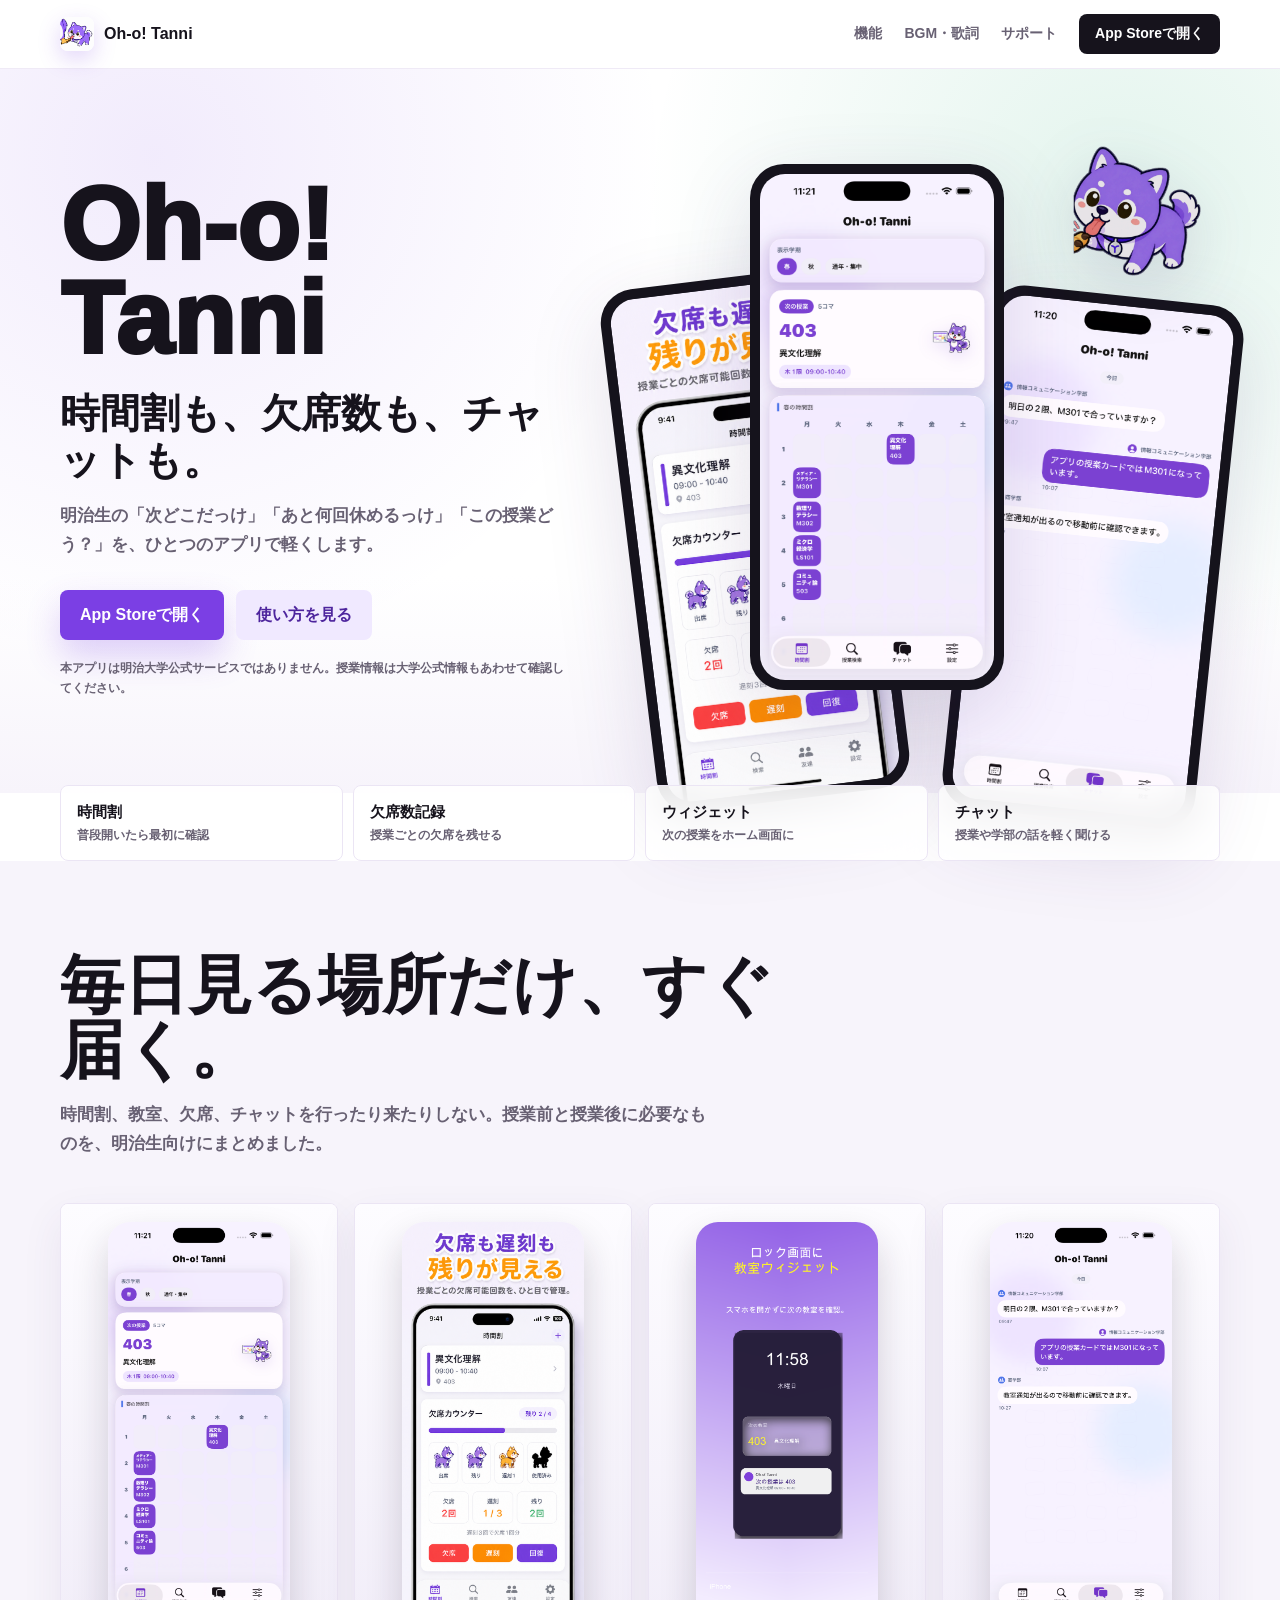
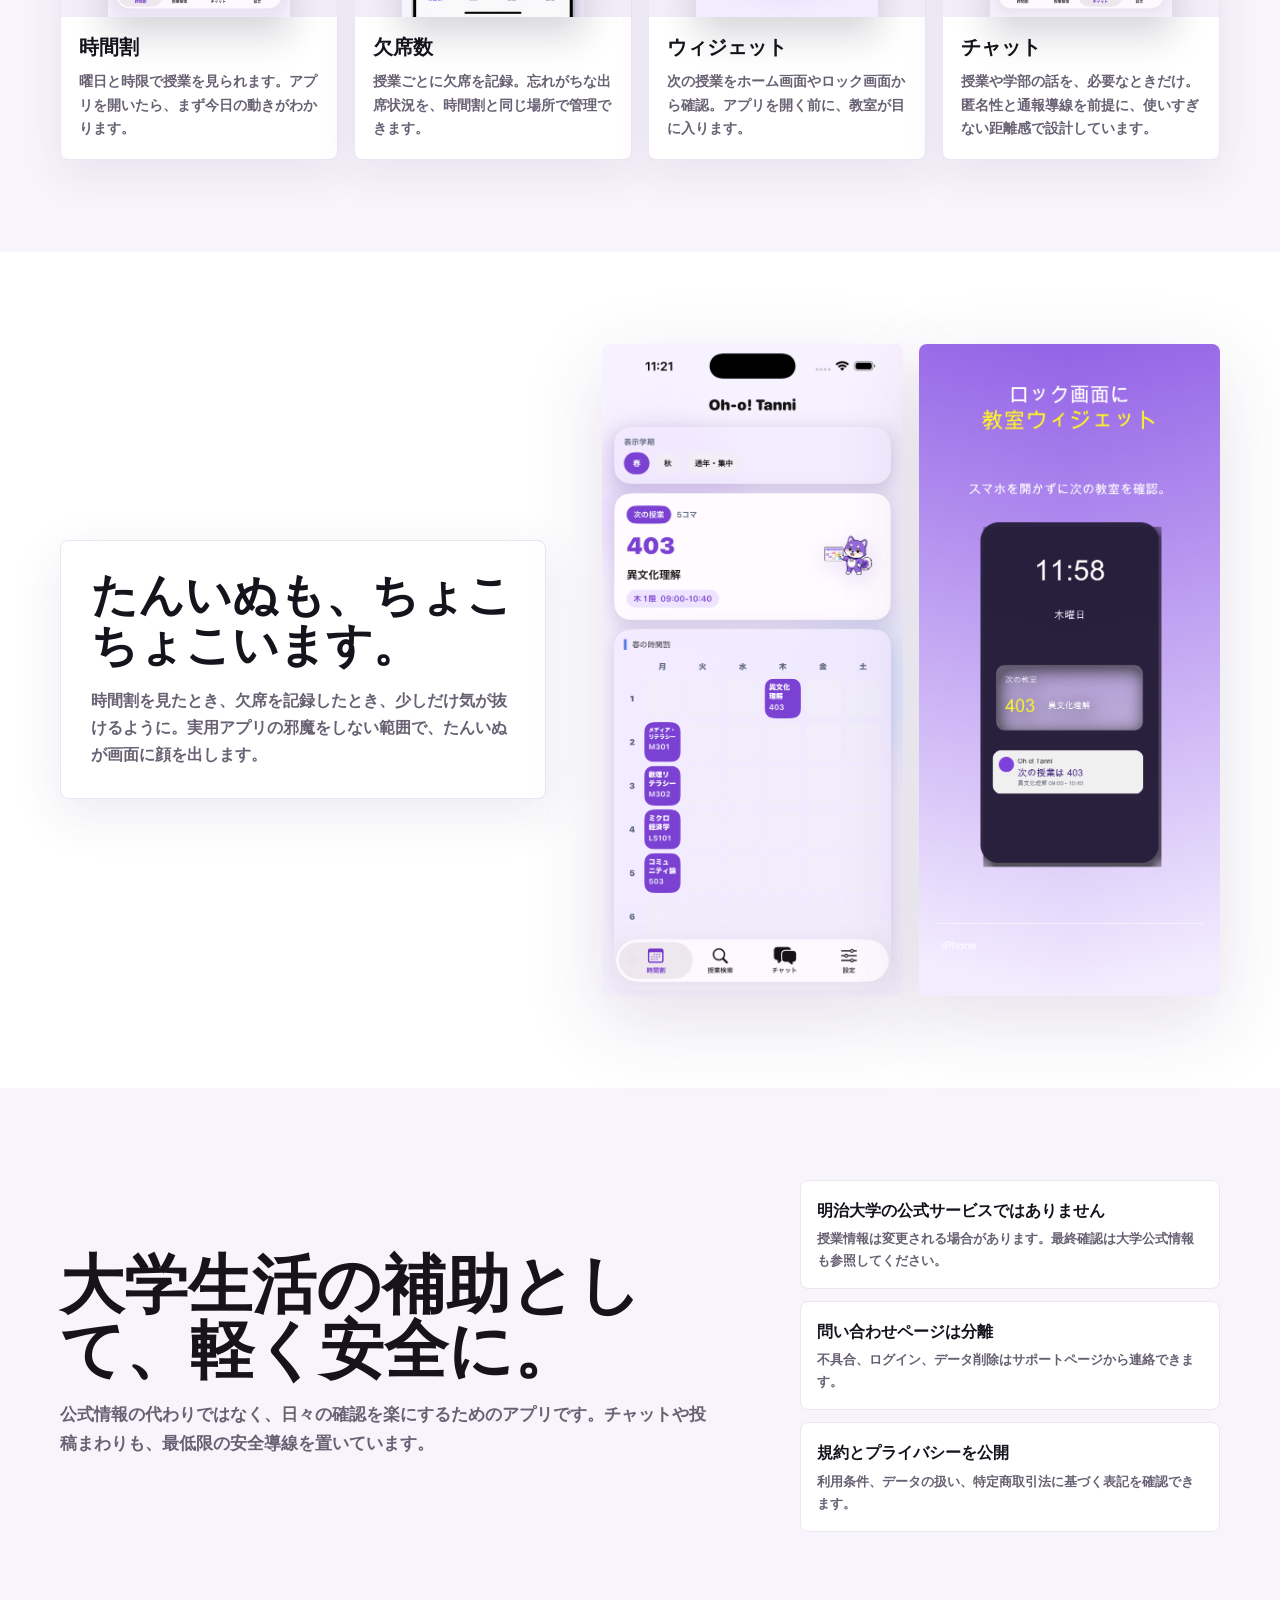
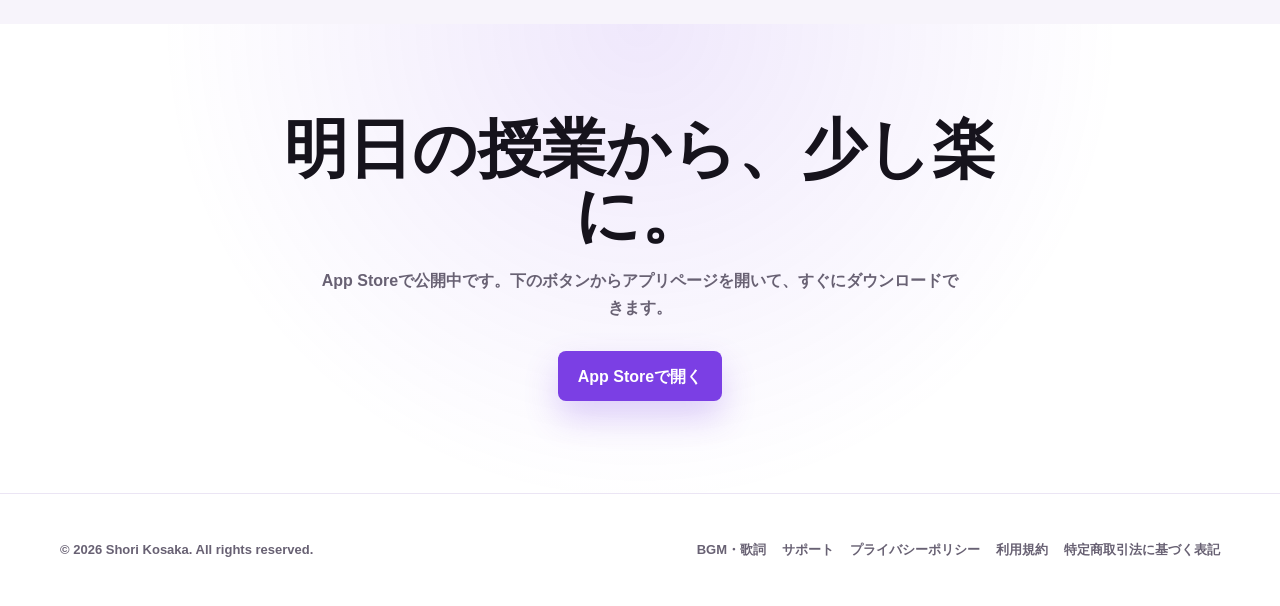
<file: index.html>
<!doctype html>
<html lang="ja">
<head>
  <meta charset="utf-8">
  <meta name="viewport" content="width=device-width, initial-scale=1">
  <title>Oh-o! Tanni | 明治生の時間割アプリ</title>
  <meta name="description" content="Oh-o! Tanni は、時間割、欠席数、ウィジェット、チャットをまとめて使える明治大学生向け iOS アプリです。">
  <meta property="og:site_name" content="Oh-o! Tanni">
  <meta property="og:title" content="Oh-o! Tanni | 明治生の時間割アプリ">
  <meta property="og:description" content="時間割も、欠席数も、チャットも。明治生の毎日を軽くする iOS アプリです。">
  <meta property="og:image" content="https://tanni.jp/assets/og-image.png">
  <meta property="og:type" content="website">
  <meta name="twitter:card" content="summary_large_image">
  <link rel="icon" href="assets/app-icon.png">
  <style>
    :root {
      color-scheme: light;
      --ink: #16131c;
      --muted: #686173;
      --soft: #f7f4fb;
      --line: #ebe5f4;
      --brand: #7b3fe4;
      --brand-dark: #4d249d;
      --green: #16a66a;
      --green-soft: #e8f8f1;
      --panel: #ffffff;
      --shadow: 0 24px 80px rgba(72, 45, 112, 0.15);
    }

    * {
      box-sizing: border-box;
    }

    html {
      scroll-behavior: smooth;
    }

    body {
      margin: 0;
      font-family: -apple-system, BlinkMacSystemFont, "Hiragino Sans", "Yu Gothic", "YuGothic", "Segoe UI", sans-serif;
      color: var(--ink);
      background: #fff;
      line-height: 1.7;
    }

    img {
      display: block;
      max-width: 100%;
    }

    a {
      color: inherit;
    }

    .site-header {
      position: sticky;
      top: 0;
      z-index: 20;
      background: rgba(255, 255, 255, 0.82);
      backdrop-filter: blur(22px);
      border-bottom: 1px solid rgba(235, 229, 244, 0.78);
    }

    .nav {
      width: min(1160px, calc(100% - 40px));
      min-height: 68px;
      margin: 0 auto;
      display: flex;
      align-items: center;
      justify-content: space-between;
      gap: 20px;
    }

    .brand {
      display: inline-flex;
      align-items: center;
      gap: 10px;
      text-decoration: none;
      font-weight: 900;
      letter-spacing: 0;
    }

    .brand img {
      width: 34px;
      height: 34px;
      border-radius: 8px;
      box-shadow: 0 8px 22px rgba(123, 63, 228, 0.22);
    }

    .nav-links {
      display: flex;
      align-items: center;
      gap: 22px;
      color: var(--muted);
      font-size: 14px;
      font-weight: 800;
    }

    .nav-links a {
      text-decoration: none;
    }

    .nav-cta {
      min-height: 40px;
      display: inline-flex;
      align-items: center;
      justify-content: center;
      padding: 0 16px;
      border-radius: 8px;
      color: #fff;
      background: var(--ink);
      text-decoration: none;
    }

    main {
      overflow: hidden;
    }

    .hero {
      min-height: calc(88vh - 68px);
      display: grid;
      align-items: center;
      padding: 72px 0 46px;
      background:
        linear-gradient(180deg, rgba(255, 255, 255, 0) 70%, var(--soft) 100%),
        radial-gradient(circle at 88% 18%, rgba(22, 166, 106, 0.12), transparent 30rem),
        radial-gradient(circle at 12% 12%, rgba(123, 63, 228, 0.10), transparent 32rem),
        #fff;
    }

    .hero-inner {
      width: min(1160px, calc(100% - 40px));
      margin: 0 auto;
      display: grid;
      grid-template-columns: minmax(0, 0.92fr) minmax(360px, 1.08fr);
      gap: 64px;
      align-items: center;
    }

    h1 {
      margin: 0;
      font-size: clamp(54px, 8vw, 104px);
      line-height: 0.92;
      letter-spacing: 0;
      font-weight: 950;
    }

    .hero-copy {
      margin: 24px 0 0;
      max-width: 620px;
      color: var(--ink);
      font-size: clamp(23px, 3.1vw, 42px);
      line-height: 1.18;
      font-weight: 950;
      letter-spacing: 0;
    }

    .hero-lead {
      margin: 18px 0 0;
      max-width: 560px;
      color: var(--muted);
      font-size: 17px;
      font-weight: 650;
    }

    .actions {
      display: flex;
      flex-wrap: wrap;
      gap: 12px;
      margin-top: 30px;
    }

    .button {
      min-height: 50px;
      display: inline-flex;
      align-items: center;
      justify-content: center;
      padding: 0 20px;
      border-radius: 8px;
      font-weight: 900;
      text-decoration: none;
      letter-spacing: 0;
    }

    .button.primary {
      color: #fff;
      background: var(--brand);
      box-shadow: 0 16px 34px rgba(123, 63, 228, 0.24);
    }

    .button.secondary {
      color: var(--brand-dark);
      background: #f0e9ff;
    }

    .button.disabled {
      color: #fff;
      background: #b5adbf;
      box-shadow: none;
      cursor: default;
    }

    .hero-note {
      margin-top: 18px;
      color: var(--muted);
      font-size: 12px;
      font-weight: 700;
    }

    .showcase {
      position: relative;
      min-height: 560px;
    }

    .dog {
      position: absolute;
      right: 8px;
      top: -28px;
      width: clamp(92px, 14vw, 150px);
      z-index: 4;
      filter: drop-shadow(0 18px 30px rgba(72, 45, 112, 0.14));
    }

    .phone-cluster {
      position: relative;
      height: 560px;
    }

    .phone {
      position: absolute;
      width: min(254px, 44vw);
      padding: 10px;
      border-radius: 34px;
      background: #15131c;
      box-shadow: var(--shadow);
    }

    .phone img {
      width: 100%;
      border-radius: 25px;
      aspect-ratio: 1284 / 2778;
      object-fit: cover;
    }

    .phone.main {
      left: 42%;
      top: 0;
      transform: translateX(-50%);
      z-index: 3;
    }

    .phone.left {
      left: 0;
      top: 112px;
      transform: rotate(-7deg);
      z-index: 2;
    }

    .phone.right {
      right: 0;
      top: 130px;
      transform: rotate(6deg);
      z-index: 1;
    }

    .quick-features {
      width: min(1160px, calc(100% - 40px));
      margin: -8px auto 0;
      display: grid;
      grid-template-columns: repeat(4, 1fr);
      gap: 10px;
      position: relative;
      z-index: 5;
    }

    .quick-feature {
      padding: 16px 16px 15px;
      border: 1px solid var(--line);
      border-radius: 8px;
      background: rgba(255, 255, 255, 0.86);
      backdrop-filter: blur(18px);
    }

    .quick-feature strong {
      display: block;
      font-size: 15px;
      line-height: 1.35;
      font-weight: 950;
    }

    .quick-feature span {
      display: block;
      margin-top: 4px;
      color: var(--muted);
      font-size: 12px;
      font-weight: 700;
      line-height: 1.55;
    }

    .section {
      padding: 92px 0;
    }

    .section.soft {
      background: var(--soft);
    }

    .section-inner {
      width: min(1160px, calc(100% - 40px));
      margin: 0 auto;
    }

    .section-title {
      margin: 0;
      max-width: 760px;
      font-size: clamp(34px, 5vw, 64px);
      line-height: 1.02;
      font-weight: 950;
      letter-spacing: 0;
    }

    .section-lead {
      margin: 18px 0 0;
      max-width: 660px;
      color: var(--muted);
      font-size: 17px;
      font-weight: 650;
    }

    .feature-grid {
      margin-top: 44px;
      display: grid;
      grid-template-columns: repeat(4, 1fr);
      gap: 16px;
    }

    .feature {
      display: grid;
      grid-template-rows: auto 1fr;
      min-height: 420px;
      border: 1px solid var(--line);
      border-radius: 8px;
      background: var(--panel);
      overflow: hidden;
      box-shadow: 0 16px 40px rgba(72, 45, 112, 0.08);
    }

    .feature-media {
      padding: 18px 18px 0;
      background: linear-gradient(180deg, #fdfcff, #f2eef9);
    }

    .feature-media img {
      width: min(186px, 76%);
      margin: 0 auto;
      border-radius: 22px 22px 0 0;
      box-shadow: 0 18px 36px rgba(33, 24, 47, 0.18);
    }

    .feature-body {
      padding: 18px;
    }

    .feature h3 {
      margin: 0;
      font-size: 20px;
      line-height: 1.25;
      font-weight: 950;
    }

    .feature p {
      margin: 10px 0 0;
      color: var(--muted);
      font-size: 14px;
      font-weight: 650;
    }

    .story {
      display: grid;
      grid-template-columns: minmax(0, 0.88fr) minmax(320px, 1.12fr);
      gap: 56px;
      align-items: center;
    }

    .story-panel {
      padding: 30px;
      border: 1px solid var(--line);
      border-radius: 8px;
      background: #fff;
      box-shadow: 0 16px 50px rgba(72, 45, 112, 0.10);
    }

    .story-panel h3 {
      margin: 0;
      font-size: clamp(28px, 4vw, 46px);
      line-height: 1.08;
      font-weight: 950;
      letter-spacing: 0;
    }

    .story-panel p {
      margin: 16px 0 0;
      color: var(--muted);
      font-size: 16px;
      font-weight: 650;
    }

    .wide-shot {
      display: grid;
      grid-template-columns: repeat(2, minmax(0, 1fr));
      gap: 16px;
    }

    .wide-shot img {
      border-radius: 8px;
      box-shadow: var(--shadow);
      background: #111;
    }

    .safety {
      display: grid;
      grid-template-columns: minmax(0, 1fr) minmax(280px, 420px);
      gap: 52px;
      align-items: center;
    }

    .safety-list {
      display: grid;
      gap: 12px;
    }

    .safety-item {
      padding: 16px;
      border: 1px solid var(--line);
      border-radius: 8px;
      background: #fff;
    }

    .safety-item strong {
      display: block;
      font-size: 16px;
      font-weight: 950;
    }

    .safety-item span {
      display: block;
      margin-top: 4px;
      color: var(--muted);
      font-size: 13px;
      font-weight: 650;
    }

    .download {
      text-align: center;
      background:
        radial-gradient(circle at 50% 0%, rgba(123, 63, 228, 0.12), transparent 30rem),
        #fff;
    }

    .download h2 {
      margin: 0 auto;
      max-width: 760px;
      font-size: clamp(34px, 5vw, 64px);
      line-height: 1.04;
      font-weight: 950;
      letter-spacing: 0;
    }

    .download p {
      margin: 18px auto 0;
      max-width: 640px;
      color: var(--muted);
      font-size: 16px;
      font-weight: 650;
    }

    .download .actions {
      justify-content: center;
    }

    footer {
      border-top: 1px solid var(--line);
      background: #fff;
    }

    .footer-inner {
      width: min(1160px, calc(100% - 40px));
      min-height: 112px;
      margin: 0 auto;
      display: flex;
      align-items: center;
      justify-content: space-between;
      gap: 24px;
      color: var(--muted);
      font-size: 13px;
      font-weight: 700;
    }

    .footer-links {
      display: flex;
      flex-wrap: wrap;
      gap: 16px;
    }

    .footer-links a {
      color: var(--muted);
      text-decoration: none;
    }

    @media (max-width: 980px) {
      .hero-inner,
      .story,
      .safety {
        grid-template-columns: 1fr;
      }

      .showcase {
        min-height: 520px;
      }

      .phone-cluster {
        max-width: 640px;
        height: 520px;
        margin: 0 auto;
      }

      .quick-features,
      .feature-grid {
        grid-template-columns: repeat(2, 1fr);
      }
    }

    @media (max-width: 680px) {
      .nav {
        width: min(100% - 28px, 1160px);
      }

      .nav-links a:not(.nav-cta) {
        display: none;
      }

      .hero {
        min-height: auto;
        padding: 54px 0 34px;
      }

      .hero-inner,
      .section-inner,
      .quick-features,
      .footer-inner {
        width: min(100% - 28px, 1160px);
      }

      .hero-inner {
        gap: 38px;
      }

      .actions {
        flex-direction: column;
      }

      .button {
        width: 100%;
      }

      .showcase {
        min-height: 420px;
      }

      .phone-cluster {
        height: 420px;
      }

      .phone {
        width: 184px;
        padding: 8px;
        border-radius: 28px;
      }

      .phone img {
        border-radius: 21px;
      }

      .phone.main {
        left: 50%;
      }

      .phone.left {
        left: -12px;
        top: 118px;
      }

      .phone.right {
        right: -12px;
        top: 128px;
      }

      .dog {
        right: 4px;
        top: -24px;
        width: 96px;
      }

      .quick-features,
      .feature-grid,
      .wide-shot {
        grid-template-columns: 1fr;
      }

      .section {
        padding: 68px 0;
      }

      .feature {
        min-height: 0;
      }

      .footer-inner {
        padding: 28px 0;
        align-items: flex-start;
        flex-direction: column;
      }
    }
  </style>
</head>
<body>
  <header class="site-header">
    <nav class="nav" aria-label="サイト内ナビゲーション">
      <a class="brand" href="/">
        <img src="assets/app-icon.png" alt="" width="34" height="34">
        <span>Oh-o! Tanni</span>
      </a>
      <div class="nav-links">
        <a href="#features">機能</a>
        <a href="/music/">BGM・歌詞</a>
        <a href="/support/">サポート</a>
        <a class="nav-cta" href="https://apps.apple.com/jp/app/oh-o-tanni/id6764057183">App Storeで開く</a>
      </div>
    </nav>
  </header>

  <main>
    <section class="hero" aria-labelledby="hero-title">
      <div class="hero-inner">
        <div>
          <h1 id="hero-title">Oh-o! Tanni</h1>
          <p class="hero-copy">時間割も、欠席数も、チャットも。</p>
          <p class="hero-lead">明治生の「次どこだっけ」「あと何回休めるっけ」「この授業どう？」を、ひとつのアプリで軽くします。</p>
          <div class="actions">
            <a class="button primary" href="https://apps.apple.com/jp/app/oh-o-tanni/id6764057183">App Storeで開く</a>
            <a class="button secondary" href="#features">使い方を見る</a>
          </div>
          <p class="hero-note">本アプリは明治大学公式サービスではありません。授業情報は大学公式情報もあわせて確認してください。</p>
        </div>

        <div class="showcase" aria-hidden="true">
          <img class="dog" src="assets/taninu.png" alt="">
          <div class="phone-cluster">
            <div class="phone left">
              <img src="assets/iphone-absence.png" alt="">
            </div>
            <div class="phone main">
              <img src="assets/iphone-timetable.png" alt="">
            </div>
            <div class="phone right">
              <img src="assets/iphone-chat.png" alt="">
            </div>
          </div>
        </div>
      </div>
    </section>

    <div class="quick-features" aria-label="主な機能">
      <div class="quick-feature">
        <strong>時間割</strong>
        <span>普段開いたら最初に確認</span>
      </div>
      <div class="quick-feature">
        <strong>欠席数記録</strong>
        <span>授業ごとの欠席を残せる</span>
      </div>
      <div class="quick-feature">
        <strong>ウィジェット</strong>
        <span>次の授業をホーム画面に</span>
      </div>
      <div class="quick-feature">
        <strong>チャット</strong>
        <span>授業や学部の話を軽く聞ける</span>
      </div>
    </div>

    <section id="features" class="section soft">
      <div class="section-inner">
        <h2 class="section-title">毎日見る場所だけ、すぐ届く。</h2>
        <p class="section-lead">時間割、教室、欠席、チャットを行ったり来たりしない。授業前と授業後に必要なものを、明治生向けにまとめました。</p>
        <div class="feature-grid">
          <article class="feature">
            <div class="feature-media">
              <img src="assets/iphone-timetable.png" alt="時間割画面">
            </div>
            <div class="feature-body">
              <h3>時間割</h3>
              <p>曜日と時限で授業を見られます。アプリを開いたら、まず今日の動きがわかります。</p>
            </div>
          </article>
          <article class="feature">
            <div class="feature-media">
              <img src="assets/iphone-absence.png" alt="欠席数記録画面">
            </div>
            <div class="feature-body">
              <h3>欠席数</h3>
              <p>授業ごとに欠席を記録。忘れがちな出席状況を、時間割と同じ場所で管理できます。</p>
            </div>
          </article>
          <article class="feature">
            <div class="feature-media">
              <img src="assets/iphone-widget.png" alt="ウィジェット画面">
            </div>
            <div class="feature-body">
              <h3>ウィジェット</h3>
              <p>次の授業をホーム画面やロック画面から確認。アプリを開く前に、教室が目に入ります。</p>
            </div>
          </article>
          <article class="feature">
            <div class="feature-media">
              <img src="assets/iphone-chat.png" alt="チャット画面">
            </div>
            <div class="feature-body">
              <h3>チャット</h3>
              <p>授業や学部の話を、必要なときだけ。匿名性と通報導線を前提に、使いすぎない距離感で設計しています。</p>
            </div>
          </article>
        </div>
      </div>
    </section>

    <section class="section">
      <div class="section-inner story">
        <div class="story-panel">
          <h3>たんいぬも、ちょこちょこいます。</h3>
          <p>時間割を見たとき、欠席を記録したとき、少しだけ気が抜けるように。実用アプリの邪魔をしない範囲で、たんいぬが画面に顔を出します。</p>
        </div>
        <div class="wide-shot" aria-hidden="true">
          <img src="assets/iphone-timetable.png" alt="">
          <img src="assets/iphone-widget.png" alt="">
        </div>
      </div>
    </section>

    <section class="section soft">
      <div class="section-inner safety">
        <div>
          <h2 class="section-title">大学生活の補助として、軽く安全に。</h2>
          <p class="section-lead">公式情報の代わりではなく、日々の確認を楽にするためのアプリです。チャットや投稿まわりも、最低限の安全導線を置いています。</p>
        </div>
        <div class="safety-list">
          <div class="safety-item">
            <strong>明治大学の公式サービスではありません</strong>
            <span>授業情報は変更される場合があります。最終確認は大学公式情報も参照してください。</span>
          </div>
          <div class="safety-item">
            <strong>問い合わせページは分離</strong>
            <span>不具合、ログイン、データ削除はサポートページから連絡できます。</span>
          </div>
          <div class="safety-item">
            <strong>規約とプライバシーを公開</strong>
            <span>利用条件、データの扱い、特定商取引法に基づく表記を確認できます。</span>
          </div>
        </div>
      </div>
    </section>

    <section id="download" class="section download">
      <div class="section-inner">
        <h2>明日の授業から、少し楽に。</h2>
        <p>App Storeで公開中です。下のボタンからアプリページを開いて、すぐにダウンロードできます。</p>
        <div class="actions">
          <a class="button primary" href="https://apps.apple.com/jp/app/oh-o-tanni/id6764057183">App Storeで開く</a>
        </div>
      </div>
    </section>
  </main>

  <footer>
    <div class="footer-inner">
      <div>&copy; 2026 Shori Kosaka. All rights reserved.</div>
      <div class="footer-links" aria-label="法務とサポート">
        <a href="/music/">BGM・歌詞</a>
        <a href="/support/">サポート</a>
        <a href="/privacy/">プライバシーポリシー</a>
        <a href="/terms/">利用規約</a>
        <a href="/commercial/">特定商取引法に基づく表記</a>
      </div>
    </div>
  </footer>
</body>
</html>
</file>
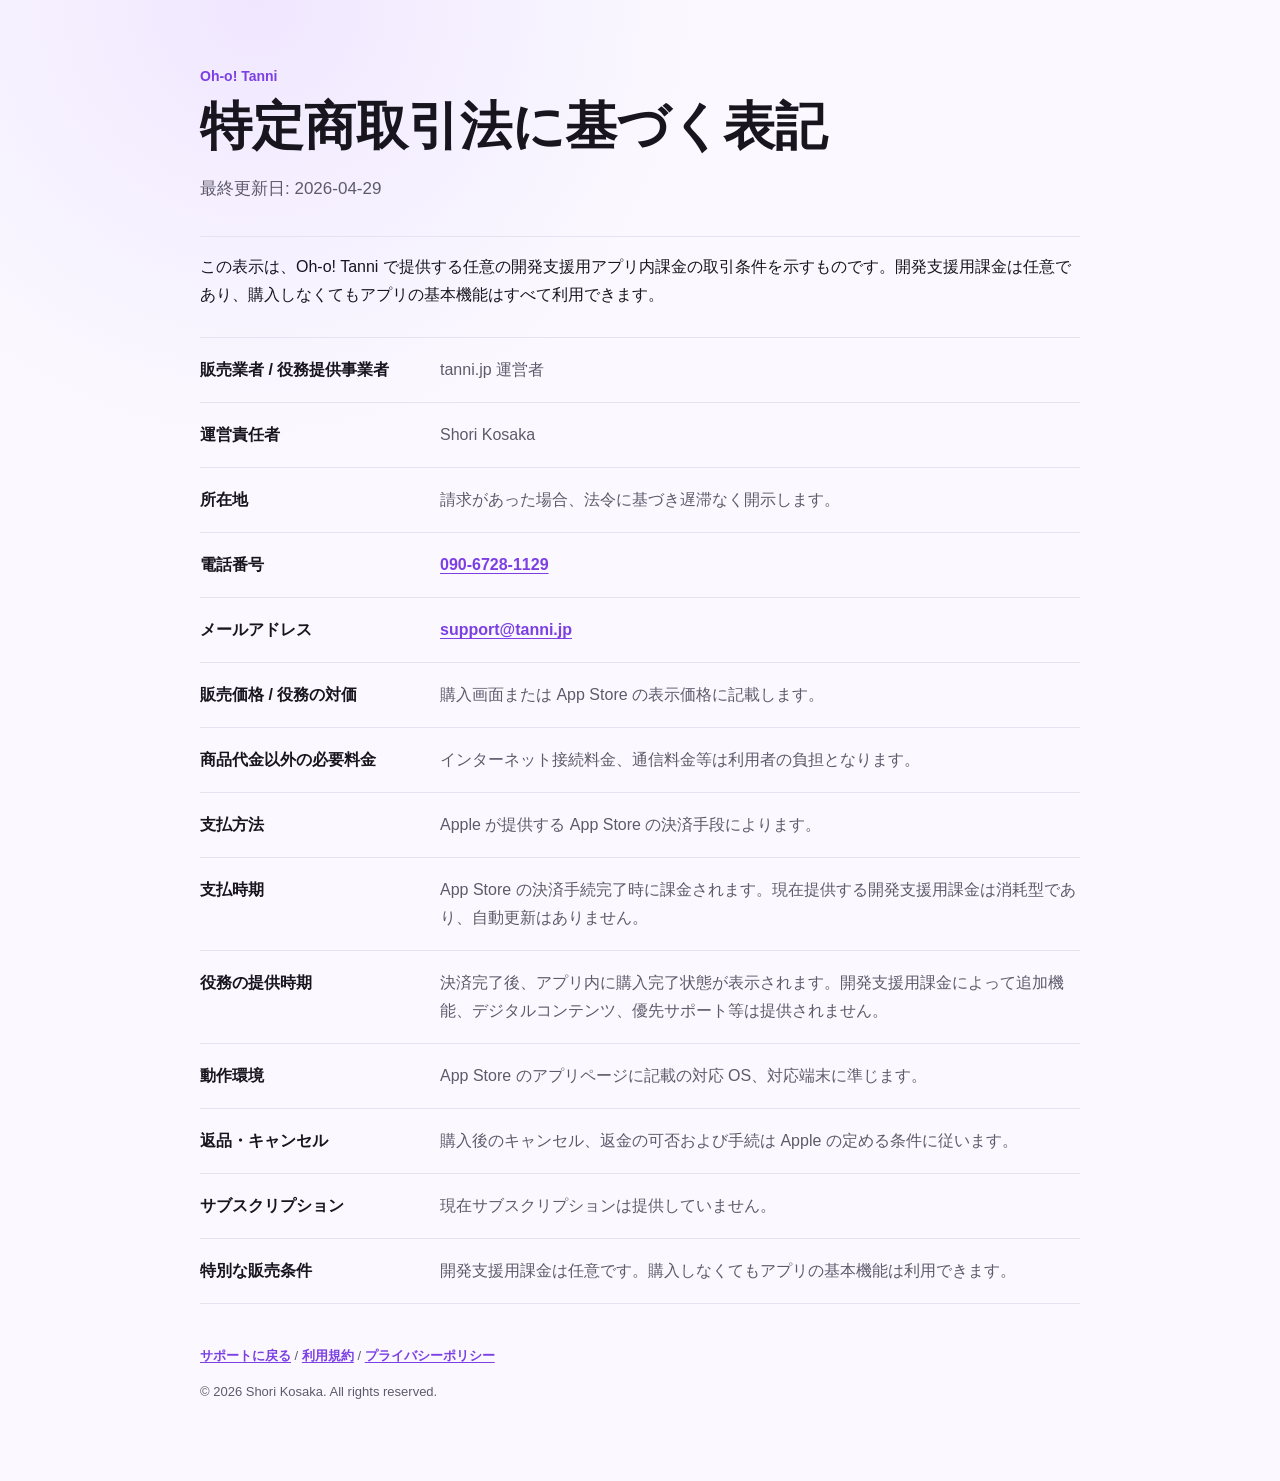
<file: commercial/index.html>
<!doctype html>
<html lang="ja">
<head>
  <meta charset="utf-8">
  <meta name="viewport" content="width=device-width, initial-scale=1">
  <title>Oh-o! Tanni 特定商取引法に基づく表記</title>
  <meta name="description" content="Oh-o! Tanni の特定商取引法に基づく表記です。">
  <style>
    :root {
      color-scheme: light;
      --ink: #18151f;
      --muted: #5f5a6b;
      --line: #e7e1f2;
      --brand: #7b3fe4;
      --bg: #fbf9ff;
      --panel: #ffffff;
    }

    * { box-sizing: border-box; }

    body {
      margin: 0;
      font-family: -apple-system, BlinkMacSystemFont, "Hiragino Sans", "Yu Gothic", "YuGothic", "Segoe UI", sans-serif;
      color: var(--ink);
      background: radial-gradient(circle at 20% 0%, #f0e7ff 0, transparent 28rem), var(--bg);
      line-height: 1.75;
    }

    main {
      width: min(880px, calc(100% - 32px));
      margin: 0 auto;
      padding: 64px 0;
    }

    header {
      padding-bottom: 32px;
      border-bottom: 1px solid var(--line);
    }

    .eyebrow {
      margin: 0 0 8px;
      color: var(--brand);
      font-size: 14px;
      font-weight: 700;
    }

    h1 {
      margin: 0;
      font-size: clamp(32px, 5vw, 52px);
      line-height: 1.15;
      letter-spacing: 0;
    }

    .lead {
      margin: 18px 0 0;
      max-width: 680px;
      color: var(--muted);
      font-size: 17px;
    }

    dl {
      margin: 28px 0 0;
      border-top: 1px solid var(--line);
    }

    .row {
      display: grid;
      grid-template-columns: minmax(180px, 0.35fr) 1fr;
      gap: 16px;
      padding: 18px 0;
      border-bottom: 1px solid var(--line);
    }

    dt {
      font-weight: 800;
    }

    dd {
      margin: 0;
      color: var(--muted);
    }

    a {
      color: var(--brand);
      font-weight: 700;
      text-decoration-thickness: 0.08em;
      text-underline-offset: 0.18em;
    }

    footer {
      padding-top: 28px;
      color: var(--muted);
      font-size: 13px;
    }

    @media (max-width: 640px) {
      .row { grid-template-columns: 1fr; gap: 6px; }
    }
  </style>
</head>
<body>
  <main>
    <header>
      <p class="eyebrow">Oh-o! Tanni</p>
      <h1>特定商取引法に基づく表記</h1>
      <p class="lead">最終更新日: 2026-04-29</p>
    </header>

    <p>この表示は、Oh-o! Tanni で提供する任意の開発支援用アプリ内課金の取引条件を示すものです。開発支援用課金は任意であり、購入しなくてもアプリの基本機能はすべて利用できます。</p>

    <dl>
      <div class="row">
        <dt>販売業者 / 役務提供事業者</dt>
        <dd>tanni.jp 運営者</dd>
      </div>
      <div class="row">
        <dt>運営責任者</dt>
        <dd>Shori Kosaka</dd>
      </div>
      <div class="row">
        <dt>所在地</dt>
        <dd>請求があった場合、法令に基づき遅滞なく開示します。</dd>
      </div>
      <div class="row">
        <dt>電話番号</dt>
        <dd><a href="tel:09067281129">090-6728-1129</a></dd>
      </div>
      <div class="row">
        <dt>メールアドレス</dt>
        <dd><a href="mailto:support@tanni.jp">support@tanni.jp</a></dd>
      </div>
      <div class="row">
        <dt>販売価格 / 役務の対価</dt>
        <dd>購入画面または App Store の表示価格に記載します。</dd>
      </div>
      <div class="row">
        <dt>商品代金以外の必要料金</dt>
        <dd>インターネット接続料金、通信料金等は利用者の負担となります。</dd>
      </div>
      <div class="row">
        <dt>支払方法</dt>
        <dd>Apple が提供する App Store の決済手段によります。</dd>
      </div>
      <div class="row">
        <dt>支払時期</dt>
        <dd>App Store の決済手続完了時に課金されます。現在提供する開発支援用課金は消耗型であり、自動更新はありません。</dd>
      </div>
      <div class="row">
        <dt>役務の提供時期</dt>
        <dd>決済完了後、アプリ内に購入完了状態が表示されます。開発支援用課金によって追加機能、デジタルコンテンツ、優先サポート等は提供されません。</dd>
      </div>
      <div class="row">
        <dt>動作環境</dt>
        <dd>App Store のアプリページに記載の対応 OS、対応端末に準じます。</dd>
      </div>
      <div class="row">
        <dt>返品・キャンセル</dt>
        <dd>購入後のキャンセル、返金の可否および手続は Apple の定める条件に従います。</dd>
      </div>
      <div class="row">
        <dt>サブスクリプション</dt>
        <dd>現在サブスクリプションは提供していません。</dd>
      </div>
      <div class="row">
        <dt>特別な販売条件</dt>
        <dd>開発支援用課金は任意です。購入しなくてもアプリの基本機能は利用できます。</dd>
      </div>
    </dl>

    <footer>
      <p><a href="/support/">サポートに戻る</a> / <a href="/terms/">利用規約</a> / <a href="/privacy/">プライバシーポリシー</a></p>
      <p>&copy; 2026 Shori Kosaka. All rights reserved.</p>
    </footer>
  </main>
</body>
</html>
</file>
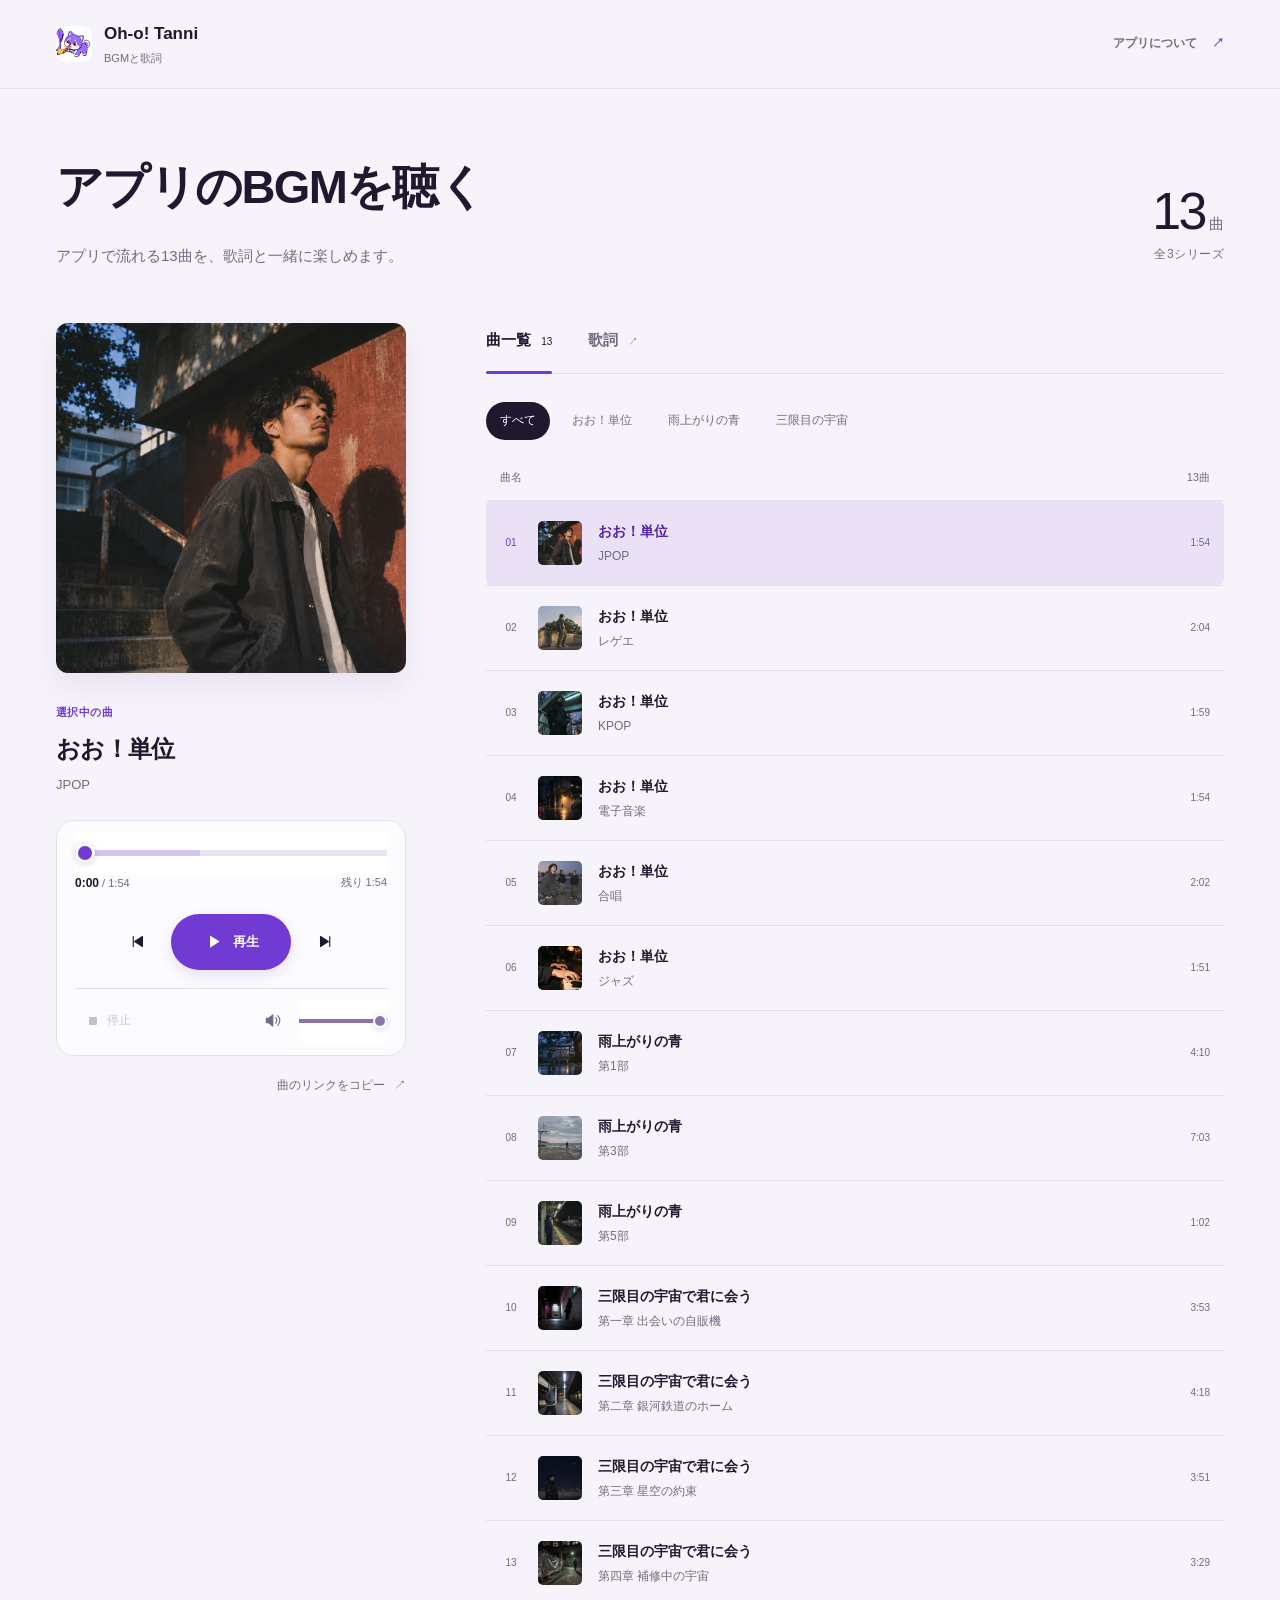
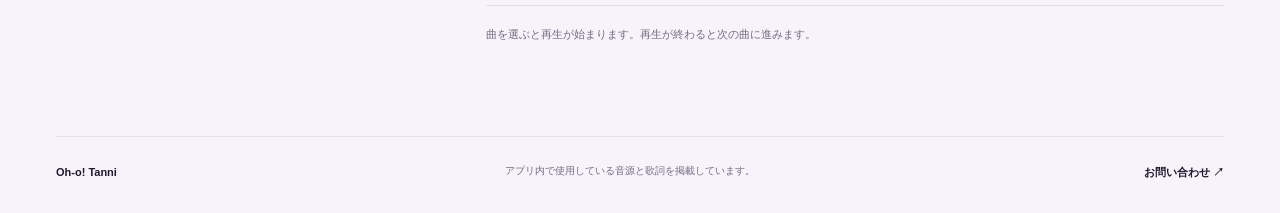
<file: music/index.html>
<!doctype html>
<html lang="ja">
<head>
  <meta charset="utf-8">
  <meta name="viewport" content="width=device-width, initial-scale=1">
  <meta name="theme-color" content="#f6f3fa">
  <title>BGMと歌詞 | Oh-o! Tanni</title>
  <meta name="description" content="Oh-o! Tanniのアプリで流れるBGMを、ブラウザで楽しめます。全13曲の再生と歌詞をまとめました。">
  <link rel="canonical" href="https://tanni.jp/music/">
  <meta property="og:title" content="BGMと歌詞 | Oh-o! Tanni">
  <meta property="og:description" content="アプリで流れるBGMを、アプリの外でも。全13曲と歌詞を公開しています。">
  <meta property="og:image" content="https://tanni.jp/assets/og-image.png">
  <meta property="og:url" content="https://tanni.jp/music/">
  <meta property="og:type" content="website">
  <link rel="icon" href="/assets/app-icon.png">
  <link rel="stylesheet" href="styles.css?v=20261105-5">
  <script src="player.js?v=20261105-5" defer></script>
</head>
<body>
  <div id="intro-screen" class="intro-screen" aria-label="Oh-o! Tanniのロゴアニメーション">
    <div class="intro-logo" aria-hidden="true">
      <div class="intro-brand"><span>O</span><span>h</span><span>-</span><span>o</span><span>!</span></div>
      <img class="intro-dog" src="intro-taninu.gif" alt="" width="140" height="180">
      <div class="intro-tanni">Tanni</div>
    </div>
    <button type="button" id="skip-intro" class="skip-intro">スキップ</button>
  </div>
  <div id="page-content">
  <a class="skip-link" href="#library">曲一覧へ</a>
  <header class="site-header">
    <nav class="nav" aria-label="サイト内ナビゲーション">
      <a class="brand" href="/"><img src="/assets/app-icon.png" alt="" width="36" height="36"><span>Oh-o! Tanni<span class="brand-sub">BGMと歌詞</span></span></a>
      <a class="back-link" href="/">アプリについて <span aria-hidden="true">↗</span></a>
    </nav>
  </header>
  <main class="page">
    <section class="intro" aria-labelledby="page-title">
      <div>
        <h1 id="page-title">アプリのBGMを聴く</h1>
        <p class="lead">アプリで流れる13曲を、<br class="mobile-break">歌詞と一緒に楽しめます。</p>
      </div>
      <div class="collection-meta"><strong>13<span> 曲</span></strong><span>全3シリーズ</span></div>
    </section>
    <div class="music-layout">
      <section class="player-panel" aria-label="音楽プレーヤー">
        <div class="cover-wrap">
          <img id="cover" class="cover" src="artwork/hiphop-ohtanni-jpop-01.jpg" alt="おお！単位のジャケット" width="600" height="600" fetchpriority="high">
        </div>
        <div class="now-playing">
          <p class="eyebrow" id="playback-state">選択中の曲</p>
          <h2 id="track-title">おお！単位</h2>
          <p id="track-version" class="track-version">JPOP</p>
        </div>
        <audio id="audio" controls preload="metadata" src="audio/ohtanni-jpop-01.mp3" aria-label="おお！単位 JPOPを再生"></audio>
        <div id="playback-controls" class="playback-controls" hidden>
          <div class="timeline">
            <label class="sr-only" for="seek">再生位置</label>
            <input id="seek" class="seek-range" type="range" min="0" max="0" step="0.1" value="0" disabled aria-valuetext="0分0秒">
            <div class="timecodes">
              <span><span id="elapsed">0:00</span><span class="duration-label"> / <span id="duration">0:00</span></span></span>
              <span id="remaining">残り 0:00</span>
            </div>
          </div>
          <div class="transport">
            <button type="button" id="previous" class="icon-button" aria-label="前の曲" title="前の曲" disabled><svg viewBox="0 0 24 24" aria-hidden="true"><path d="M6 5v14M19 5 8 12l11 7Z"/></svg></button>
            <button type="button" id="play-toggle" class="play-button" aria-label="再生">
              <svg id="play-icon" viewBox="0 0 24 24" aria-hidden="true"><path d="m8 5 11 7-11 7Z"/></svg>
              <svg id="pause-icon" viewBox="0 0 24 24" aria-hidden="true" hidden><path d="M7 5h3v14H7zm7 0h3v14h-3z"/></svg>
              <span id="play-label">再生</span>
            </button>
            <button type="button" id="next" class="icon-button" aria-label="次の曲" title="次の曲" disabled><svg viewBox="0 0 24 24" aria-hidden="true"><path d="M18 5v14M5 5l11 7-11 7Z"/></svg></button>
          </div>
          <div class="player-utilities">
            <button type="button" id="stop" class="stop-button" aria-label="停止して先頭に戻す" title="停止して先頭に戻す" disabled><svg viewBox="0 0 24 24" aria-hidden="true"><rect x="6" y="6" width="12" height="12" rx="2"/></svg><span>停止</span></button>
            <div class="volume-controls">
              <button type="button" id="mute" class="icon-button" aria-label="音を消す" title="音を消す">
                <svg id="volume-icon" viewBox="0 0 24 24" aria-hidden="true"><path d="m11 4-6 5H2v6h3l6 5Z"/><path class="volume-wave" d="M15 8a6 6 0 0 1 0 8m3-11a10 10 0 0 1 0 14"/></svg>
                <svg id="muted-icon" viewBox="0 0 24 24" aria-hidden="true" hidden><path d="m11 4-6 5H2v6h3l6 5Z"/><path class="volume-wave" d="m16 9 5 6m0-6-5 6"/></svg>
              </button>
              <label class="sr-only" for="volume">音量</label>
              <input id="volume" class="volume-range" type="range" min="0" max="1" step="0.01" value="1" aria-valuetext="100%">
              <span id="device-volume" class="device-volume" hidden>音量は端末で調整</span>
            </div>
          </div>
        </div>
        <div class="player-actions">
          <button type="button" id="copy-link" class="text-button">曲のリンクをコピー <span aria-hidden="true">↗</span></button>
        </div>
        <p id="player-status" class="player-status" role="status"></p>
        <noscript><p>曲一覧と歌詞の表示にはJavaScriptを有効にしてください。上のプレーヤーでは最初の曲を再生できます。</p></noscript>
      </section>
      <section id="library" class="library" aria-label="曲一覧と歌詞">
        <div class="tabs" role="tablist" aria-label="表示する内容">
          <button type="button" class="tab active" role="tab" id="tracks-tab" aria-controls="tracks-panel" aria-selected="true" tabindex="0">曲一覧 <span>13</span></button>
          <button type="button" class="tab" role="tab" id="lyrics-tab" aria-controls="lyrics-panel" aria-selected="false" tabindex="-1">歌詞 <span aria-hidden="true">↗</span></button>
        </div>
        <div id="tracks-panel" role="tabpanel" aria-labelledby="tracks-tab">
          <div class="filters" aria-label="曲のシリーズ">
            <button type="button" class="filter active" data-group="all" aria-pressed="true">すべて</button>
            <button type="button" class="filter" data-group="theme" aria-pressed="false">おお！単位</button>
            <button type="button" class="filter" data-group="rain" aria-pressed="false">雨上がりの青</button>
            <button type="button" class="filter" data-group="space" aria-pressed="false">三限目の宇宙</button>
          </div>
          <div class="list-caption"><span>曲名</span><span id="track-count">13曲</span></div>
          <ol id="track-list" class="track-list" aria-label="再生する曲"></ol>
          <p class="list-note">曲を選ぶと再生が始まります。再生が終わると次の曲に進みます。</p>
        </div>
        <div id="lyrics-panel" role="tabpanel" aria-labelledby="lyrics-tab" hidden>
          <div class="lyrics-heading"><div><p class="eyebrow" id="lyrics-kind">歌詞</p><h3 id="lyrics-title">おお！単位 / JPOP</h3></div></div>
          <p id="lyrics-note" class="lyrics-note" hidden>再生音源の歌詞との一致は未確認です。原曲の歌詞を参考掲載しています。</p>
          <div id="lyrics" class="lyrics"></div>
        </div>
      </section>
    </div>
  </main>
  <footer class="footer"><a href="/">Oh-o! Tanni</a><p>アプリ内で使用している音源と歌詞を掲載しています。</p><a href="/support/">お問い合わせ <span aria-hidden="true">↗</span></a></footer>
  </div>
</body>
</html>
</file>
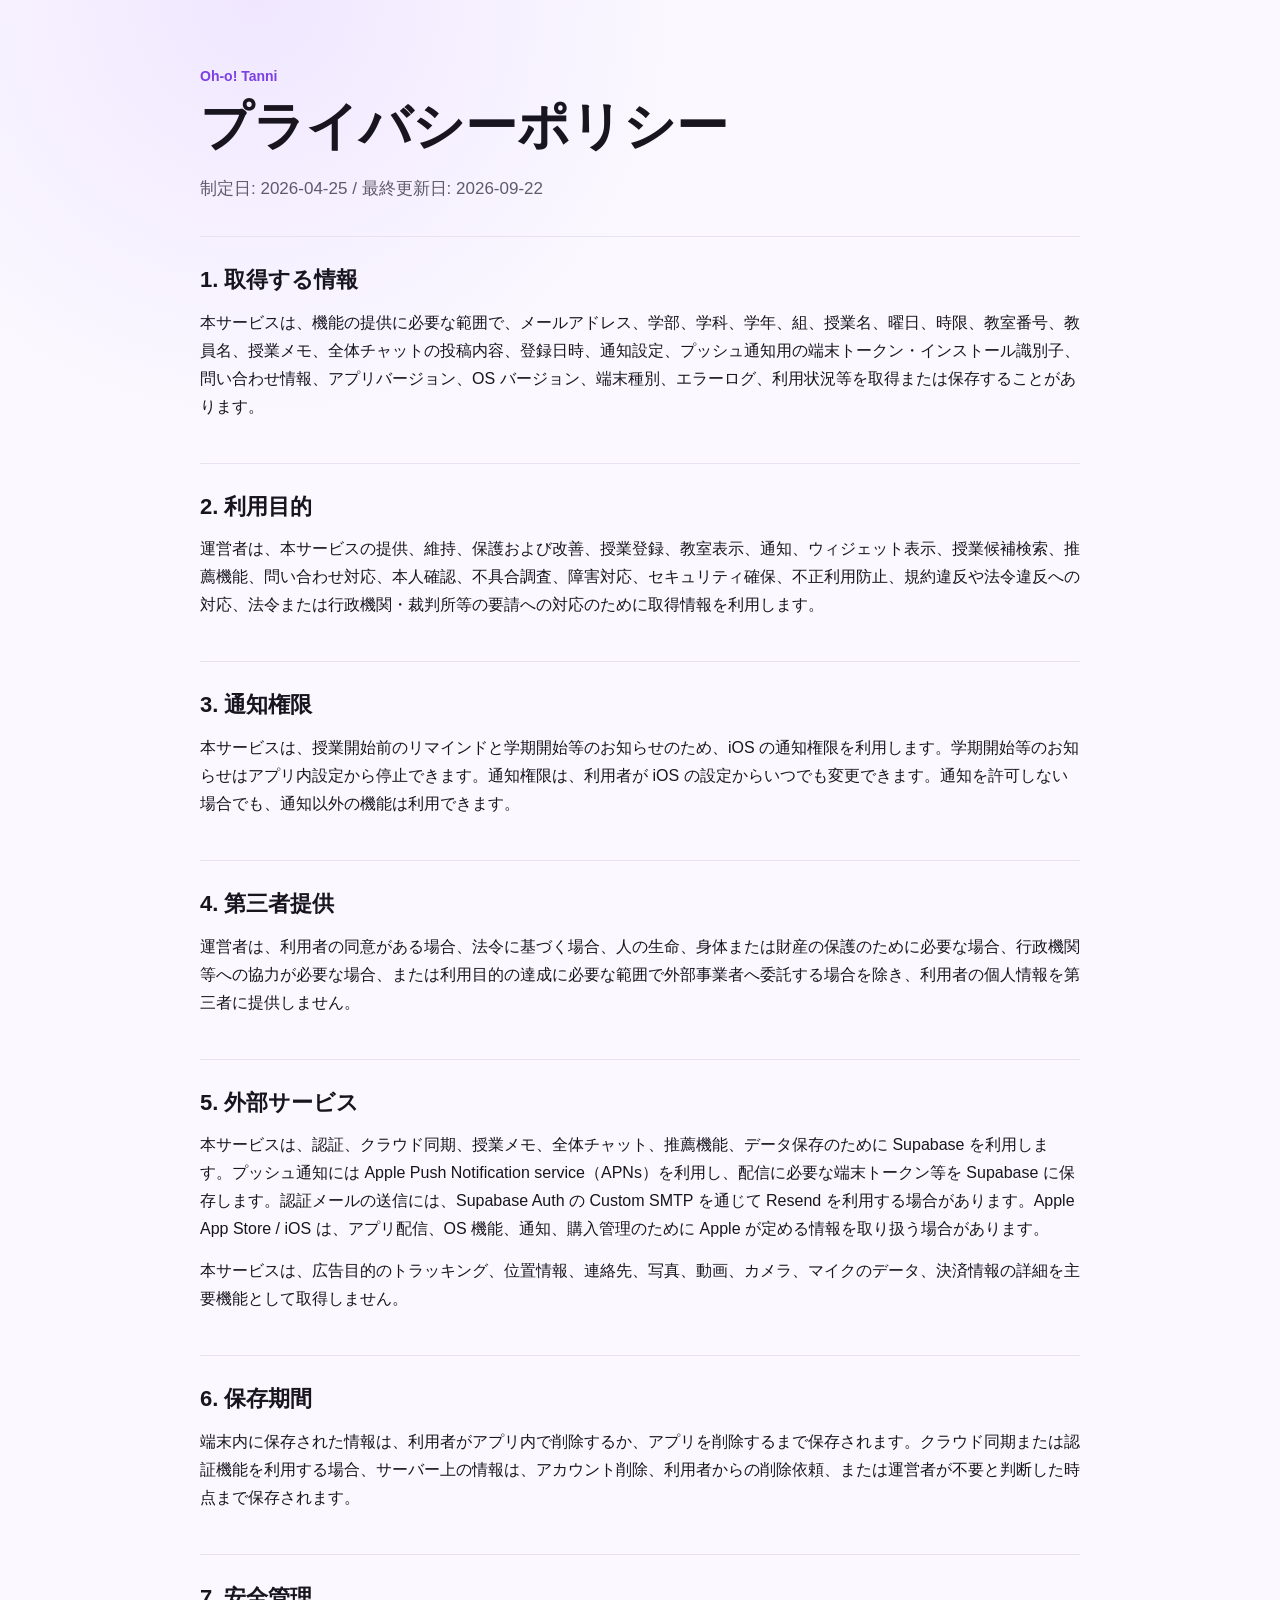
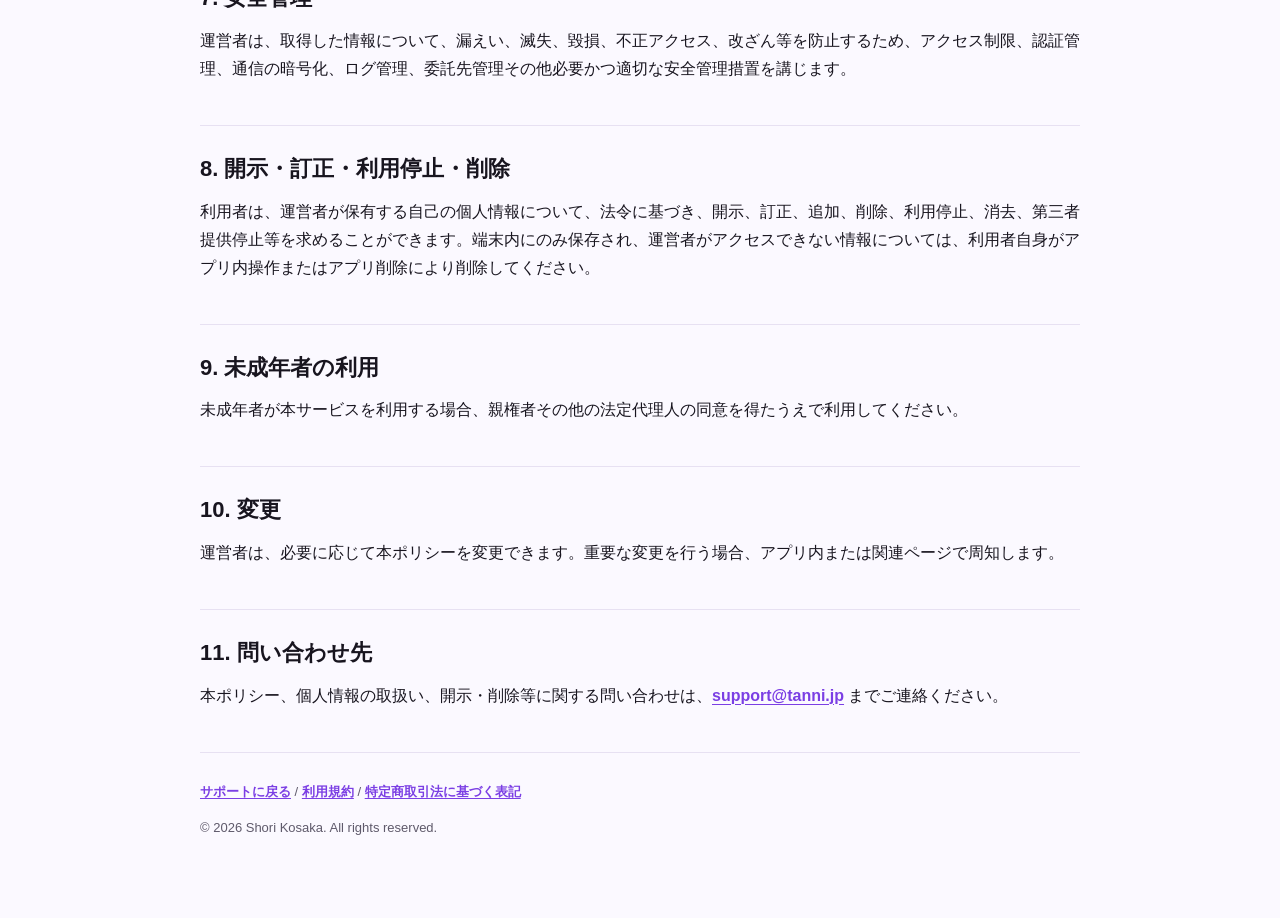
<file: privacy/index.html>
<!doctype html>
<html lang="ja">
<head>
  <meta charset="utf-8">
  <meta name="viewport" content="width=device-width, initial-scale=1">
  <title>Oh-o! Tanni プライバシーポリシー</title>
  <meta name="description" content="Oh-o! Tanni のプライバシーポリシーです。">
  <style>
    :root {
      color-scheme: light;
      --ink: #18151f;
      --muted: #5f5a6b;
      --line: #e7e1f2;
      --brand: #7b3fe4;
      --bg: #fbf9ff;
      --panel: #ffffff;
    }

    * {
      box-sizing: border-box;
    }

    body {
      margin: 0;
      font-family: -apple-system, BlinkMacSystemFont, "Hiragino Sans", "Yu Gothic", "YuGothic", "Segoe UI", sans-serif;
      color: var(--ink);
      background: radial-gradient(circle at 20% 0%, #f0e7ff 0, transparent 28rem), var(--bg);
      line-height: 1.75;
    }

    main {
      width: min(880px, calc(100% - 32px));
      margin: 0 auto;
      padding: 64px 0;
    }

    header {
      padding-bottom: 32px;
      border-bottom: 1px solid var(--line);
    }

    .eyebrow {
      margin: 0 0 8px;
      color: var(--brand);
      font-size: 14px;
      font-weight: 700;
    }

    h1 {
      margin: 0;
      font-size: clamp(32px, 5vw, 52px);
      line-height: 1.15;
      letter-spacing: 0;
    }

    .lead {
      margin: 18px 0 0;
      max-width: 680px;
      color: var(--muted);
      font-size: 17px;
    }

    section {
      padding: 28px 0;
      border-bottom: 1px solid var(--line);
    }

    h2 {
      margin: 0 0 14px;
      font-size: 22px;
      line-height: 1.35;
      letter-spacing: 0;
    }

    p {
      margin: 0 0 14px;
    }

    a {
      color: var(--brand);
      font-weight: 700;
      text-decoration-thickness: 0.08em;
      text-underline-offset: 0.18em;
    }

    footer {
      padding-top: 28px;
      color: var(--muted);
      font-size: 13px;
    }
  </style>
</head>
<body>
  <main>
    <header>
      <p class="eyebrow">Oh-o! Tanni</p>
      <h1>プライバシーポリシー</h1>
      <p class="lead">制定日: 2026-04-25 / 最終更新日: 2026-09-22</p>
    </header>

    <section>
      <h2>1. 取得する情報</h2>
      <p>本サービスは、機能の提供に必要な範囲で、メールアドレス、学部、学科、学年、組、授業名、曜日、時限、教室番号、教員名、授業メモ、全体チャットの投稿内容、登録日時、通知設定、プッシュ通知用の端末トークン・インストール識別子、問い合わせ情報、アプリバージョン、OS バージョン、端末種別、エラーログ、利用状況等を取得または保存することがあります。</p>
    </section>

    <section>
      <h2>2. 利用目的</h2>
      <p>運営者は、本サービスの提供、維持、保護および改善、授業登録、教室表示、通知、ウィジェット表示、授業候補検索、推薦機能、問い合わせ対応、本人確認、不具合調査、障害対応、セキュリティ確保、不正利用防止、規約違反や法令違反への対応、法令または行政機関・裁判所等の要請への対応のために取得情報を利用します。</p>
    </section>

    <section>
      <h2>3. 通知権限</h2>
      <p>本サービスは、授業開始前のリマインドと学期開始等のお知らせのため、iOS の通知権限を利用します。学期開始等のお知らせはアプリ内設定から停止できます。通知権限は、利用者が iOS の設定からいつでも変更できます。通知を許可しない場合でも、通知以外の機能は利用できます。</p>
    </section>

    <section>
      <h2>4. 第三者提供</h2>
      <p>運営者は、利用者の同意がある場合、法令に基づく場合、人の生命、身体または財産の保護のために必要な場合、行政機関等への協力が必要な場合、または利用目的の達成に必要な範囲で外部事業者へ委託する場合を除き、利用者の個人情報を第三者に提供しません。</p>
    </section>

    <section>
      <h2>5. 外部サービス</h2>
      <p>本サービスは、認証、クラウド同期、授業メモ、全体チャット、推薦機能、データ保存のために Supabase を利用します。プッシュ通知には Apple Push Notification service（APNs）を利用し、配信に必要な端末トークン等を Supabase に保存します。認証メールの送信には、Supabase Auth の Custom SMTP を通じて Resend を利用する場合があります。Apple App Store / iOS は、アプリ配信、OS 機能、通知、購入管理のために Apple が定める情報を取り扱う場合があります。</p>
      <p>本サービスは、広告目的のトラッキング、位置情報、連絡先、写真、動画、カメラ、マイクのデータ、決済情報の詳細を主要機能として取得しません。</p>
    </section>

    <section>
      <h2>6. 保存期間</h2>
      <p>端末内に保存された情報は、利用者がアプリ内で削除するか、アプリを削除するまで保存されます。クラウド同期または認証機能を利用する場合、サーバー上の情報は、アカウント削除、利用者からの削除依頼、または運営者が不要と判断した時点まで保存されます。</p>
    </section>

    <section>
      <h2>7. 安全管理</h2>
      <p>運営者は、取得した情報について、漏えい、滅失、毀損、不正アクセス、改ざん等を防止するため、アクセス制限、認証管理、通信の暗号化、ログ管理、委託先管理その他必要かつ適切な安全管理措置を講じます。</p>
    </section>

    <section>
      <h2>8. 開示・訂正・利用停止・削除</h2>
      <p>利用者は、運営者が保有する自己の個人情報について、法令に基づき、開示、訂正、追加、削除、利用停止、消去、第三者提供停止等を求めることができます。端末内にのみ保存され、運営者がアクセスできない情報については、利用者自身がアプリ内操作またはアプリ削除により削除してください。</p>
    </section>

    <section>
      <h2>9. 未成年者の利用</h2>
      <p>未成年者が本サービスを利用する場合、親権者その他の法定代理人の同意を得たうえで利用してください。</p>
    </section>

    <section>
      <h2>10. 変更</h2>
      <p>運営者は、必要に応じて本ポリシーを変更できます。重要な変更を行う場合、アプリ内または関連ページで周知します。</p>
    </section>

    <section>
      <h2>11. 問い合わせ先</h2>
      <p>本ポリシー、個人情報の取扱い、開示・削除等に関する問い合わせは、<a href="mailto:support@tanni.jp">support@tanni.jp</a> までご連絡ください。</p>
    </section>

    <footer>
      <p><a href="/support/">サポートに戻る</a> / <a href="/terms/">利用規約</a> / <a href="/commercial/">特定商取引法に基づく表記</a></p>
      <p>&copy; 2026 Shori Kosaka. All rights reserved.</p>
    </footer>
  </main>
</body>
</html>
</file>
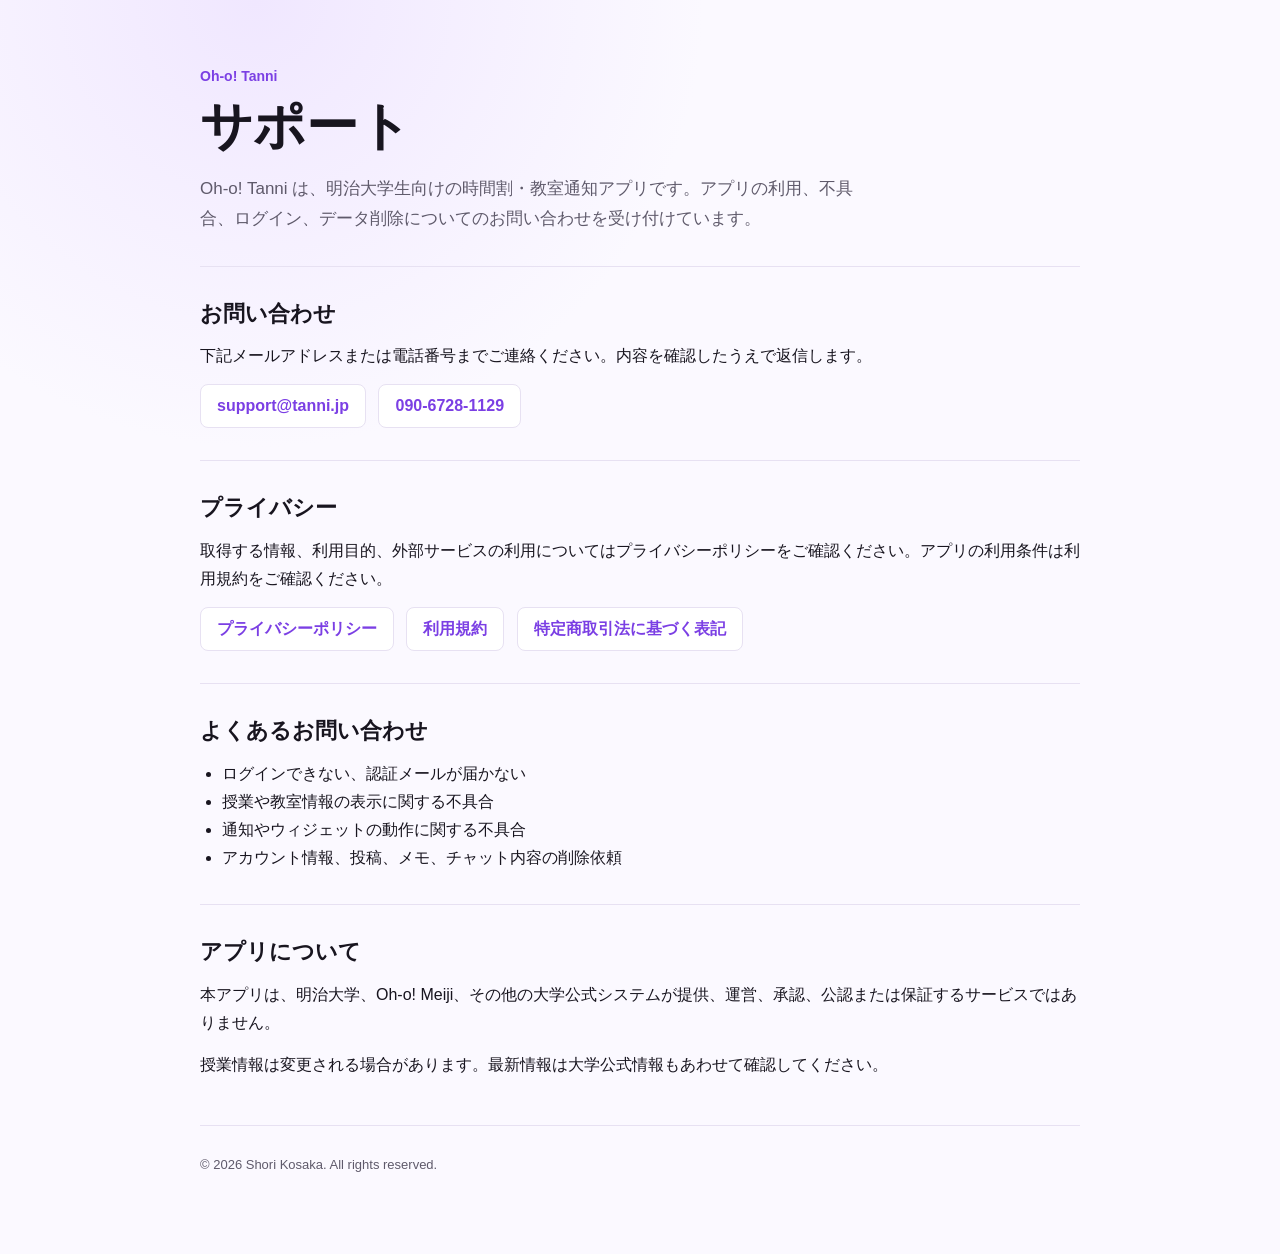
<file: support/index.html>
<!doctype html>
<html lang="ja">
<head>
  <meta charset="utf-8">
  <meta name="viewport" content="width=device-width, initial-scale=1">
  <title>Oh-o! Tanni サポート</title>
  <meta name="description" content="Oh-o! Tanni のサポートページです。">
  <style>
    :root {
      color-scheme: light;
      --ink: #18151f;
      --muted: #5f5a6b;
      --line: #e7e1f2;
      --brand: #7b3fe4;
      --bg: #fbf9ff;
      --panel: #ffffff;
    }

    * {
      box-sizing: border-box;
    }

    body {
      margin: 0;
      font-family: -apple-system, BlinkMacSystemFont, "Hiragino Sans", "Yu Gothic", "YuGothic", "Segoe UI", sans-serif;
      color: var(--ink);
      background: radial-gradient(circle at 20% 0%, #f0e7ff 0, transparent 28rem), var(--bg);
      line-height: 1.75;
    }

    main {
      width: min(880px, calc(100% - 32px));
      margin: 0 auto;
      padding: 64px 0;
    }

    header {
      padding-bottom: 32px;
      border-bottom: 1px solid var(--line);
    }

    .eyebrow {
      margin: 0 0 8px;
      color: var(--brand);
      font-size: 14px;
      font-weight: 700;
    }

    h1 {
      margin: 0;
      font-size: clamp(32px, 5vw, 52px);
      line-height: 1.15;
      letter-spacing: 0;
    }

    .lead {
      margin: 18px 0 0;
      max-width: 680px;
      color: var(--muted);
      font-size: 17px;
    }

    section {
      padding: 32px 0;
      border-bottom: 1px solid var(--line);
    }

    h2 {
      margin: 0 0 14px;
      font-size: 22px;
      line-height: 1.35;
      letter-spacing: 0;
    }

    p {
      margin: 0 0 14px;
    }

    ul {
      margin: 0;
      padding-left: 1.4em;
    }

    a {
      color: var(--brand);
      font-weight: 700;
      text-decoration-thickness: 0.08em;
      text-underline-offset: 0.18em;
    }

    .contact {
      display: inline-flex;
      align-items: center;
      min-height: 44px;
      padding: 0 16px;
      border: 1px solid var(--line);
      border-radius: 8px;
      background: var(--panel);
      text-decoration: none;
    }

    .contact + .contact {
      margin-left: 8px;
    }

    footer {
      padding-top: 28px;
      color: var(--muted);
      font-size: 13px;
    }
  </style>
</head>
<body>
  <main>
    <header>
      <p class="eyebrow">Oh-o! Tanni</p>
      <h1>サポート</h1>
      <p class="lead">Oh-o! Tanni は、明治大学生向けの時間割・教室通知アプリです。アプリの利用、不具合、ログイン、データ削除についてのお問い合わせを受け付けています。</p>
    </header>

    <section>
      <h2>お問い合わせ</h2>
      <p>下記メールアドレスまたは電話番号までご連絡ください。内容を確認したうえで返信します。</p>
      <a class="contact" href="mailto:support@tanni.jp">support@tanni.jp</a>
      <a class="contact" href="tel:09067281129">090-6728-1129</a>
    </section>

    <section>
      <h2>プライバシー</h2>
      <p>取得する情報、利用目的、外部サービスの利用についてはプライバシーポリシーをご確認ください。アプリの利用条件は利用規約をご確認ください。</p>
      <a class="contact" href="/privacy/">プライバシーポリシー</a>
      <a class="contact" href="/terms/">利用規約</a>
      <a class="contact" href="/commercial/">特定商取引法に基づく表記</a>
    </section>

    <section>
      <h2>よくあるお問い合わせ</h2>
      <ul>
        <li>ログインできない、認証メールが届かない</li>
        <li>授業や教室情報の表示に関する不具合</li>
        <li>通知やウィジェットの動作に関する不具合</li>
        <li>アカウント情報、投稿、メモ、チャット内容の削除依頼</li>
      </ul>
    </section>

    <section>
      <h2>アプリについて</h2>
      <p>本アプリは、明治大学、Oh-o! Meiji、その他の大学公式システムが提供、運営、承認、公認または保証するサービスではありません。</p>
      <p>授業情報は変更される場合があります。最新情報は大学公式情報もあわせて確認してください。</p>
    </section>

    <footer>
      <p>&copy; 2026 Shori Kosaka. All rights reserved.</p>
    </footer>
  </main>
</body>
</html>
</file>
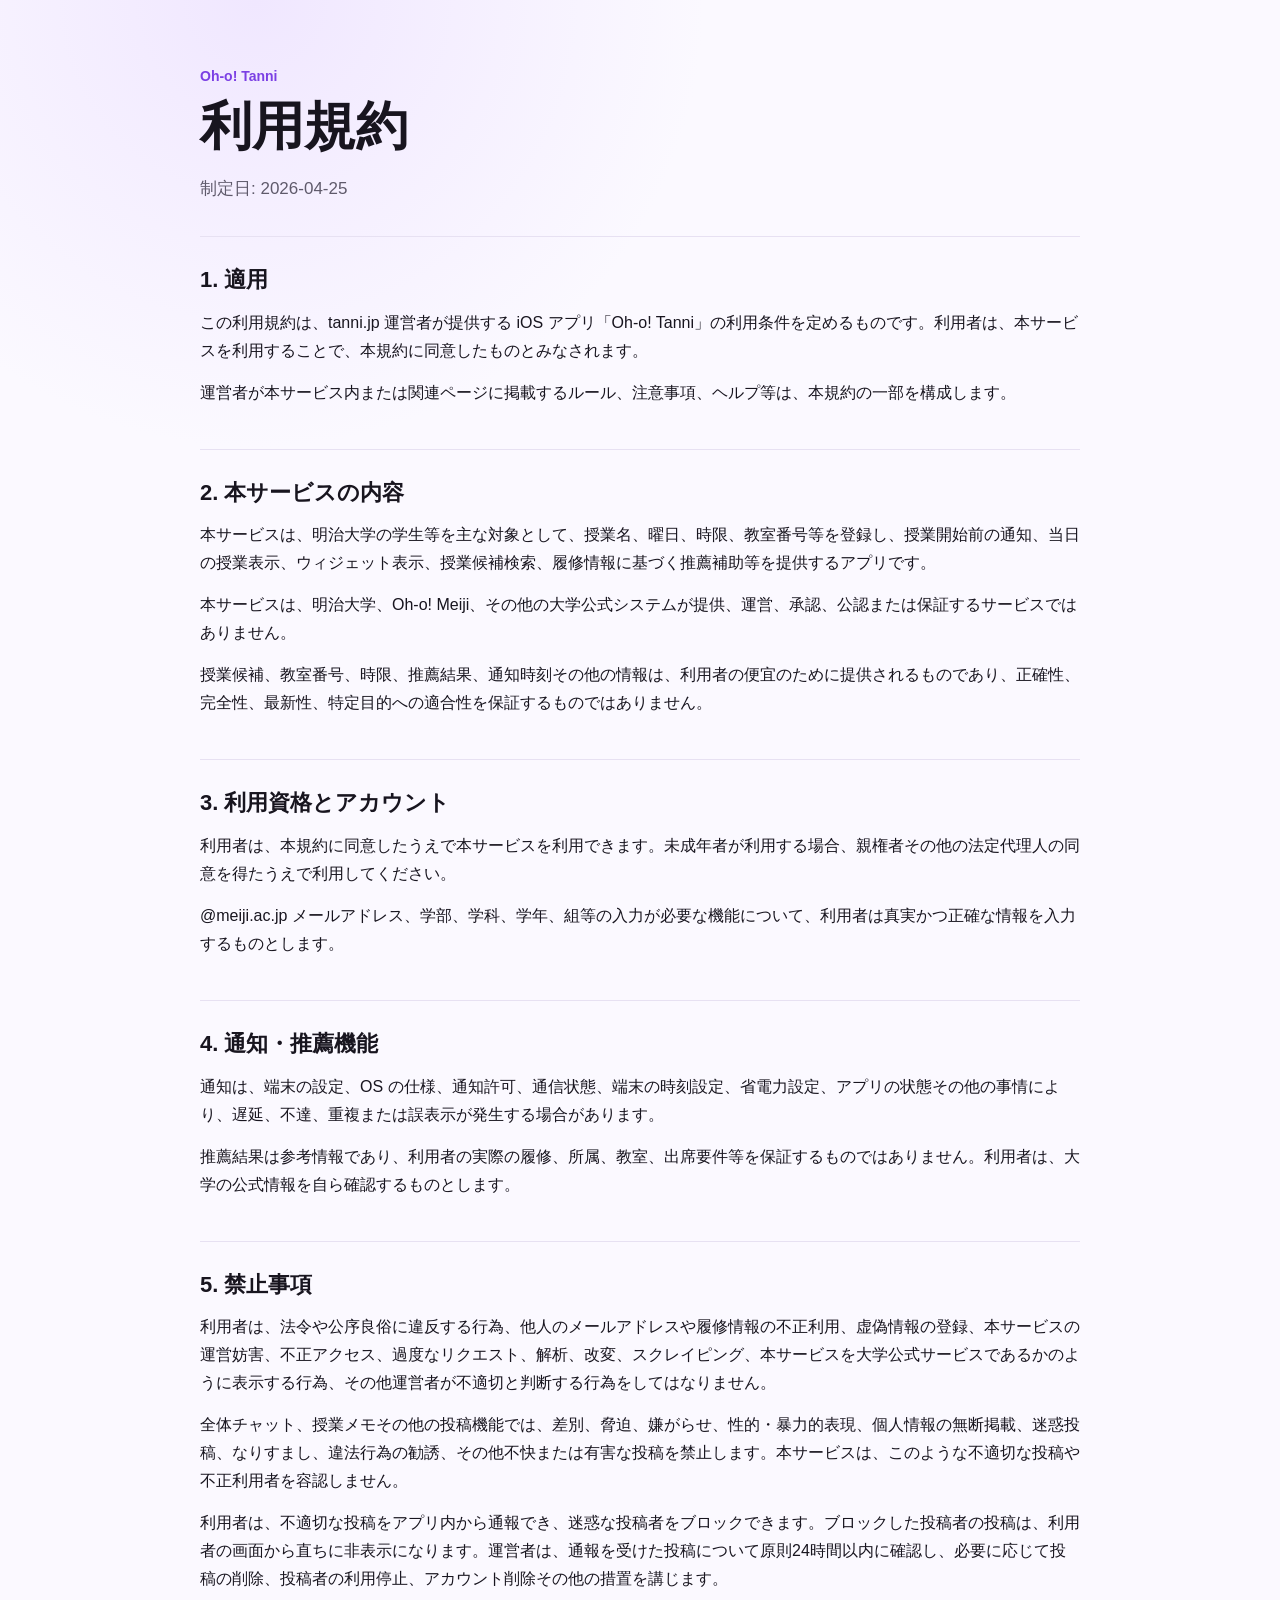
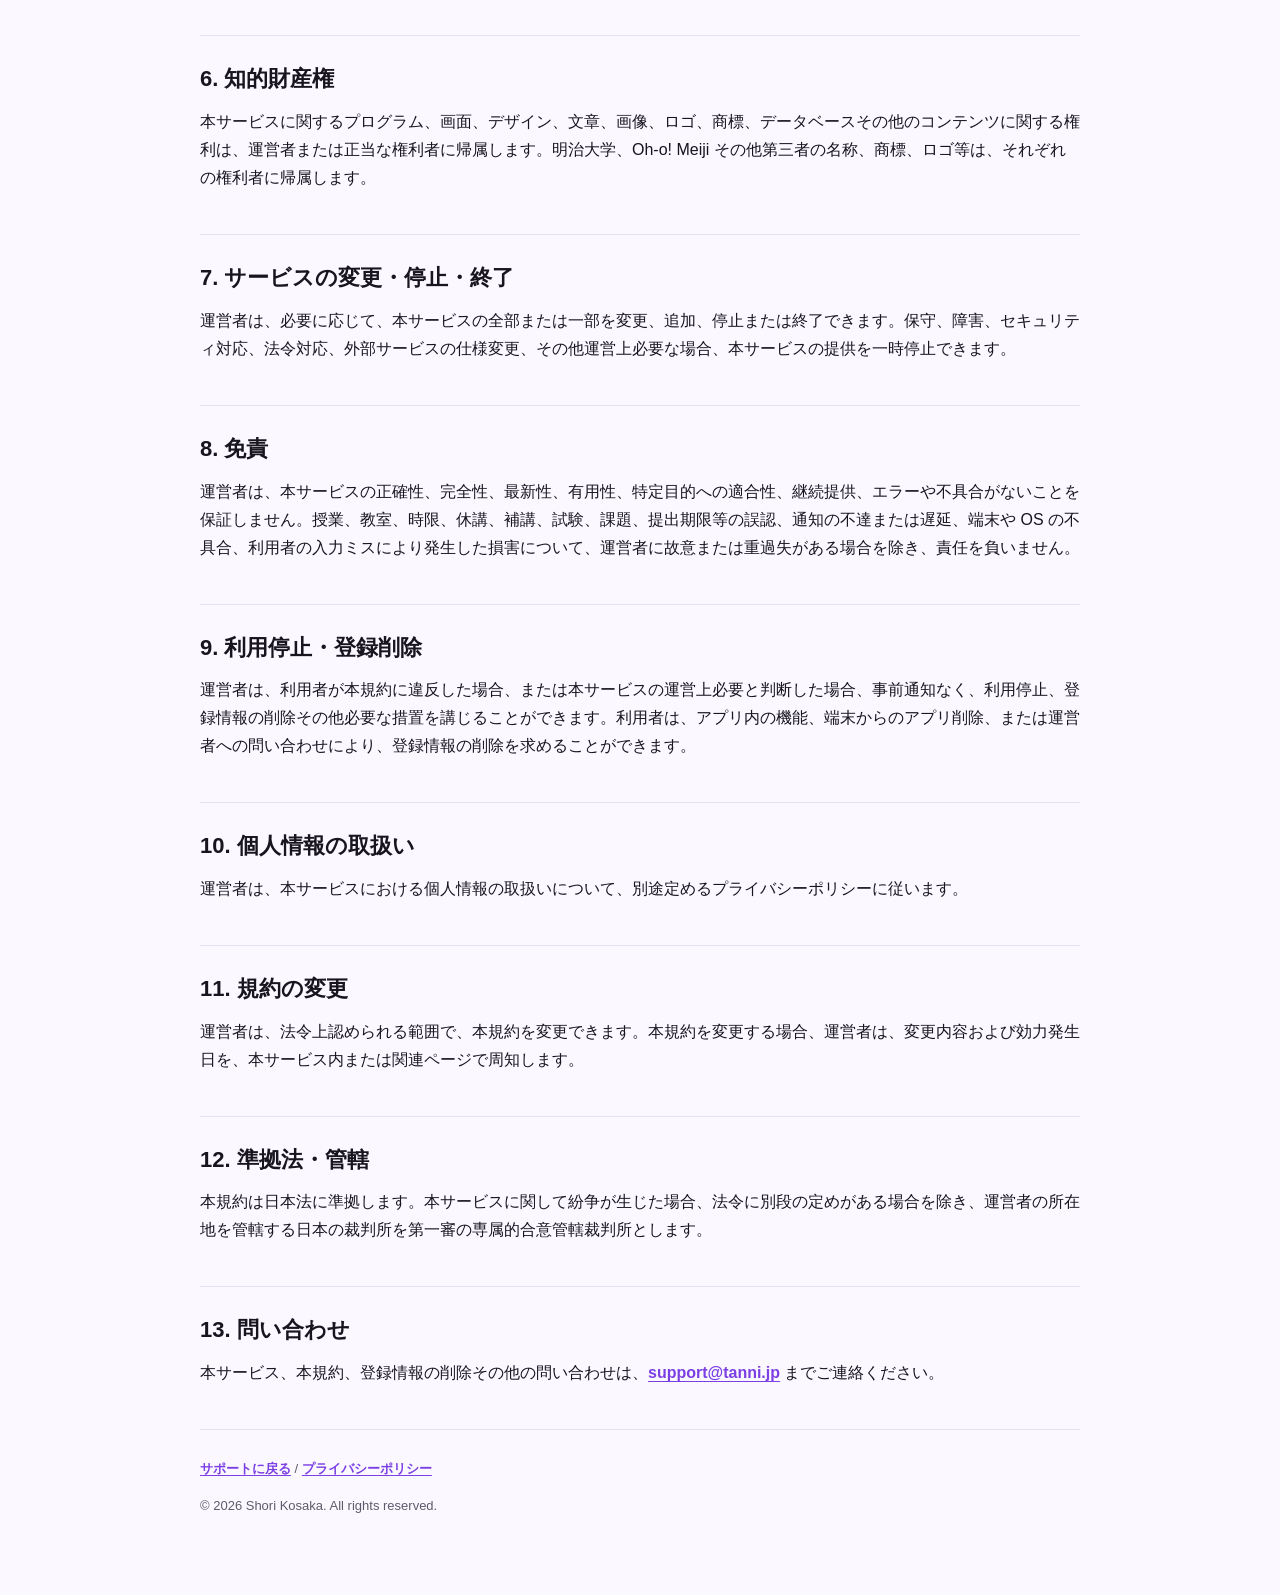
<file: terms/index.html>
<!doctype html>
<html lang="ja">
<head>
  <meta charset="utf-8">
  <meta name="viewport" content="width=device-width, initial-scale=1">
  <title>Oh-o! Tanni 利用規約</title>
  <meta name="description" content="Oh-o! Tanni の利用規約です。">
  <style>
    :root {
      color-scheme: light;
      --ink: #18151f;
      --muted: #5f5a6b;
      --line: #e7e1f2;
      --brand: #7b3fe4;
      --bg: #fbf9ff;
      --panel: #ffffff;
    }

    * { box-sizing: border-box; }

    body {
      margin: 0;
      font-family: -apple-system, BlinkMacSystemFont, "Hiragino Sans", "Yu Gothic", "YuGothic", "Segoe UI", sans-serif;
      color: var(--ink);
      background: radial-gradient(circle at 20% 0%, #f0e7ff 0, transparent 28rem), var(--bg);
      line-height: 1.75;
    }

    main {
      width: min(880px, calc(100% - 32px));
      margin: 0 auto;
      padding: 64px 0;
    }

    header {
      padding-bottom: 32px;
      border-bottom: 1px solid var(--line);
    }

    .eyebrow {
      margin: 0 0 8px;
      color: var(--brand);
      font-size: 14px;
      font-weight: 700;
    }

    h1 {
      margin: 0;
      font-size: clamp(32px, 5vw, 52px);
      line-height: 1.15;
      letter-spacing: 0;
    }

    .lead {
      margin: 18px 0 0;
      max-width: 680px;
      color: var(--muted);
      font-size: 17px;
    }

    section {
      padding: 28px 0;
      border-bottom: 1px solid var(--line);
    }

    h2 {
      margin: 0 0 14px;
      font-size: 22px;
      line-height: 1.35;
      letter-spacing: 0;
    }

    p { margin: 0 0 14px; }

    a {
      color: var(--brand);
      font-weight: 700;
      text-decoration-thickness: 0.08em;
      text-underline-offset: 0.18em;
    }

    footer {
      padding-top: 28px;
      color: var(--muted);
      font-size: 13px;
    }
  </style>
</head>
<body>
  <main>
    <header>
      <p class="eyebrow">Oh-o! Tanni</p>
      <h1>利用規約</h1>
      <p class="lead">制定日: 2026-04-25</p>
    </header>

    <section>
      <h2>1. 適用</h2>
      <p>この利用規約は、tanni.jp 運営者が提供する iOS アプリ「Oh-o! Tanni」の利用条件を定めるものです。利用者は、本サービスを利用することで、本規約に同意したものとみなされます。</p>
      <p>運営者が本サービス内または関連ページに掲載するルール、注意事項、ヘルプ等は、本規約の一部を構成します。</p>
    </section>

    <section>
      <h2>2. 本サービスの内容</h2>
      <p>本サービスは、明治大学の学生等を主な対象として、授業名、曜日、時限、教室番号等を登録し、授業開始前の通知、当日の授業表示、ウィジェット表示、授業候補検索、履修情報に基づく推薦補助等を提供するアプリです。</p>
      <p>本サービスは、明治大学、Oh-o! Meiji、その他の大学公式システムが提供、運営、承認、公認または保証するサービスではありません。</p>
      <p>授業候補、教室番号、時限、推薦結果、通知時刻その他の情報は、利用者の便宜のために提供されるものであり、正確性、完全性、最新性、特定目的への適合性を保証するものではありません。</p>
    </section>

    <section>
      <h2>3. 利用資格とアカウント</h2>
      <p>利用者は、本規約に同意したうえで本サービスを利用できます。未成年者が利用する場合、親権者その他の法定代理人の同意を得たうえで利用してください。</p>
      <p>@meiji.ac.jp メールアドレス、学部、学科、学年、組等の入力が必要な機能について、利用者は真実かつ正確な情報を入力するものとします。</p>
    </section>

    <section>
      <h2>4. 通知・推薦機能</h2>
      <p>通知は、端末の設定、OS の仕様、通知許可、通信状態、端末の時刻設定、省電力設定、アプリの状態その他の事情により、遅延、不達、重複または誤表示が発生する場合があります。</p>
      <p>推薦結果は参考情報であり、利用者の実際の履修、所属、教室、出席要件等を保証するものではありません。利用者は、大学の公式情報を自ら確認するものとします。</p>
    </section>

    <section>
      <h2>5. 禁止事項</h2>
      <p>利用者は、法令や公序良俗に違反する行為、他人のメールアドレスや履修情報の不正利用、虚偽情報の登録、本サービスの運営妨害、不正アクセス、過度なリクエスト、解析、改変、スクレイピング、本サービスを大学公式サービスであるかのように表示する行為、その他運営者が不適切と判断する行為をしてはなりません。</p>
      <p>全体チャット、授業メモその他の投稿機能では、差別、脅迫、嫌がらせ、性的・暴力的表現、個人情報の無断掲載、迷惑投稿、なりすまし、違法行為の勧誘、その他不快または有害な投稿を禁止します。本サービスは、このような不適切な投稿や不正利用者を容認しません。</p>
      <p>利用者は、不適切な投稿をアプリ内から通報でき、迷惑な投稿者をブロックできます。ブロックした投稿者の投稿は、利用者の画面から直ちに非表示になります。運営者は、通報を受けた投稿について原則24時間以内に確認し、必要に応じて投稿の削除、投稿者の利用停止、アカウント削除その他の措置を講じます。</p>
    </section>

    <section>
      <h2>6. 知的財産権</h2>
      <p>本サービスに関するプログラム、画面、デザイン、文章、画像、ロゴ、商標、データベースその他のコンテンツに関する権利は、運営者または正当な権利者に帰属します。明治大学、Oh-o! Meiji その他第三者の名称、商標、ロゴ等は、それぞれの権利者に帰属します。</p>
    </section>

    <section>
      <h2>7. サービスの変更・停止・終了</h2>
      <p>運営者は、必要に応じて、本サービスの全部または一部を変更、追加、停止または終了できます。保守、障害、セキュリティ対応、法令対応、外部サービスの仕様変更、その他運営上必要な場合、本サービスの提供を一時停止できます。</p>
    </section>

    <section>
      <h2>8. 免責</h2>
      <p>運営者は、本サービスの正確性、完全性、最新性、有用性、特定目的への適合性、継続提供、エラーや不具合がないことを保証しません。授業、教室、時限、休講、補講、試験、課題、提出期限等の誤認、通知の不達または遅延、端末や OS の不具合、利用者の入力ミスにより発生した損害について、運営者に故意または重過失がある場合を除き、責任を負いません。</p>
    </section>

    <section>
      <h2>9. 利用停止・登録削除</h2>
      <p>運営者は、利用者が本規約に違反した場合、または本サービスの運営上必要と判断した場合、事前通知なく、利用停止、登録情報の削除その他必要な措置を講じることができます。利用者は、アプリ内の機能、端末からのアプリ削除、または運営者への問い合わせにより、登録情報の削除を求めることができます。</p>
    </section>

    <section>
      <h2>10. 個人情報の取扱い</h2>
      <p>運営者は、本サービスにおける個人情報の取扱いについて、別途定めるプライバシーポリシーに従います。</p>
    </section>

    <section>
      <h2>11. 規約の変更</h2>
      <p>運営者は、法令上認められる範囲で、本規約を変更できます。本規約を変更する場合、運営者は、変更内容および効力発生日を、本サービス内または関連ページで周知します。</p>
    </section>

    <section>
      <h2>12. 準拠法・管轄</h2>
      <p>本規約は日本法に準拠します。本サービスに関して紛争が生じた場合、法令に別段の定めがある場合を除き、運営者の所在地を管轄する日本の裁判所を第一審の専属的合意管轄裁判所とします。</p>
    </section>

    <section>
      <h2>13. 問い合わせ</h2>
      <p>本サービス、本規約、登録情報の削除その他の問い合わせは、<a href="mailto:support@tanni.jp">support@tanni.jp</a> までご連絡ください。</p>
    </section>

    <footer>
      <p><a href="/support/">サポートに戻る</a> / <a href="/privacy/">プライバシーポリシー</a></p>
      <p>&copy; 2026 Shori Kosaka. All rights reserved.</p>
    </footer>
  </main>
</body>
</html>
</file>
<file: music/styles.css>
:root{color-scheme:light;--ink:#21172e;--muted:#736a80;--brand:#713ad3;--line:#e5deed;--paper:#f6f3fa;--white:#fff;--soft:#eee7f8}
*{box-sizing:border-box}
html{scroll-behavior:smooth}
body{margin:0;background:var(--paper);color:var(--ink);font-family:-apple-system,BlinkMacSystemFont,"Hiragino Sans","Yu Gothic",sans-serif;font-size:14px;line-height:1.65;-webkit-font-smoothing:antialiased}
button,a,audio{-webkit-tap-highlight-color:transparent}
button{font:inherit;cursor:pointer}
button:disabled{cursor:default;opacity:.4}
a{color:inherit}
button:focus-visible,a:focus-visible,audio:focus-visible{outline:3px solid var(--brand);outline-offset:5px}
[hidden]{display:none!important}
.skip-link{position:fixed;top:-100px;left:16px;background:var(--ink);color:#fff;padding:12px;z-index:100}
.skip-link:focus{top:12px}
.sr-only{position:absolute;width:1px;height:1px;padding:0;margin:-1px;overflow:hidden;clip:rect(0,0,0,0);white-space:nowrap;border:0}
.site-header{border-bottom:1px solid var(--line)}
.nav{max-width:1248px;margin:auto;min-height:88px;padding:16px 40px;display:flex;justify-content:space-between;align-items:center;gap:24px}
.brand{display:flex;gap:12px;align-items:center;text-decoration:none;font-size:17px;font-weight:800;line-height:1.35}
.brand img{border-radius:10px}
.brand-sub{display:block;font-size:11px;font-weight:500;letter-spacing:0;margin-top:5px;color:var(--muted)}
.back-link{text-decoration:none;font-size:12px;color:var(--muted);font-weight:600}
.back-link span{margin-left:12px;color:var(--brand)}
.page{max-width:1248px;margin:auto;padding:0 40px 80px}
.intro{display:flex;align-items:flex-end;justify-content:space-between;gap:32px;padding:64px 0 52px}
.eyebrow{margin:0;font-size:12px;font-weight:600;letter-spacing:.04em;color:var(--brand);display:flex;align-items:center;gap:8px}
.small-disc{display:inline-block;width:13px;height:13px;border:4px solid var(--brand);border-radius:50%}
h1{font-size:clamp(28px,3.9vw,47px);line-height:1.45;letter-spacing:-.035em;margin:0 0 20px;font-weight:800}
.lead{margin:0;color:var(--muted);font-size:15px;line-height:2}
.mobile-break{display:none}
.collection-meta{text-align:right;padding-bottom:6px;white-space:nowrap}
.collection-meta strong{display:block;font-size:52px;font-weight:500;line-height:1.2;letter-spacing:-.05em;font-variant-numeric:tabular-nums}
.collection-meta strong span{font-size:15px;letter-spacing:0;color:var(--muted)}
.collection-meta>span{font-size:12px;letter-spacing:.04em;color:var(--muted)}
.music-layout{display:grid;grid-template-columns:minmax(0,350px) minmax(0,1fr);gap:80px;align-items:start}
.player-panel{position:sticky;top:28px;min-width:0}
.cover-wrap{position:relative;overflow:hidden;border-radius:12px;background:var(--soft);aspect-ratio:1;box-shadow:0 12px 30px #3f1a7314}
.cover{width:100%;height:100%;object-fit:cover;display:block}
.cover-label{position:absolute;bottom:18px;left:20px;z-index:1;font-size:8px;font-weight:700;letter-spacing:.15em;color:#fff;text-shadow:0 1px 6px #000}
.now-playing{padding-top:30px}
.now-playing .eyebrow{font-size:11px;min-height:18px}
.now-playing h2{font-size:24px;line-height:1.5;margin:10px 0 7px;font-weight:750;letter-spacing:-.03em;overflow-wrap:anywhere}
.track-version{margin:0 0 24px;color:var(--muted);font-size:13px}
audio{width:100%;height:44px;display:block;border-radius:22px}
.player-actions{display:flex;justify-content:flex-end;align-items:center;margin-top:8px;gap:16px;margin-bottom:8px}
.playback-controls{margin-top:2px;padding:10px 18px 12px;border:1px solid var(--line);border-radius:18px;background:#ffffffb3}
.timeline{margin-bottom:22px}
.seek-range,.volume-range{appearance:none;-webkit-appearance:none;display:block;width:100%;height:44px;margin:0;border:0;border-radius:6px;cursor:pointer;background-repeat:no-repeat;background-position:center;background-size:100% 6px;touch-action:pan-y}
.seek-range{--progress:0%;--buffered:0%;background-image:linear-gradient(to right,var(--brand) 0%,var(--brand) var(--progress),#d4c6e8 var(--progress),#d4c6e8 var(--buffered),#eae4f1 var(--buffered),#eae4f1 100%)}
.seek-range::-webkit-slider-runnable-track,.volume-range::-webkit-slider-runnable-track{height:6px;border:0;border-radius:6px;background:transparent}
.seek-range::-moz-range-track,.volume-range::-moz-range-track{height:6px;border:0;border-radius:6px;background:transparent}
.seek-range::-webkit-slider-thumb,.volume-range::-webkit-slider-thumb{appearance:none;-webkit-appearance:none;width:20px;height:20px;margin-top:-7px;border:3px solid #fff;border-radius:50%;background:var(--brand);box-shadow:0 1px 6px #49228435}
.seek-range::-moz-range-thumb,.volume-range::-moz-range-thumb{box-sizing:border-box;width:20px;height:20px;border:3px solid #fff;border-radius:50%;background:var(--brand);box-shadow:0 1px 6px #49228435}
.seek-range:disabled{cursor:default;opacity:.45}
.seek-range:focus-visible,.volume-range:focus-visible{outline:2px solid var(--brand);outline-offset:3px}
.timecodes{display:flex;align-items:center;justify-content:space-between;gap:12px;font-size:12px;line-height:1.4;font-variant-numeric:tabular-nums;color:var(--muted)}
#elapsed{font-weight:650;color:var(--ink)}
.duration-label,#remaining{font-size:11px}
.transport{display:flex;align-items:center;justify-content:center;gap:12px}
.icon-button{border:0;background:transparent;width:44px;height:44px;flex-shrink:0;display:grid;place-items:center;border-radius:50%;color:var(--ink)}
.icon-button:hover{background:var(--soft)}
.icon-button svg{width:17px;height:17px;fill:currentColor;stroke:currentColor;stroke-width:1.6;stroke-linecap:round;stroke-linejoin:round}
.icon-button svg .volume-wave{fill:none}
.play-button{display:inline-flex;align-items:center;justify-content:center;gap:9px;min-width:120px;height:56px;padding:0 16px;border:0;border-radius:28px;background:var(--brand);box-shadow:0 5px 14px #713ad329;color:#fff;font-size:13px;font-weight:650;transition:background .15s,transform .15s}
.play-button:hover{background:#5b2bae}
.play-button:active{transform:scale(.97)}
.play-button svg{width:21px;height:21px;fill:currentColor;flex-shrink:0}
.player-utilities{display:flex;align-items:center;justify-content:space-between;gap:12px;margin-top:18px;padding-top:10px;border-top:1px solid var(--line)}
.stop-button{display:inline-flex;align-items:center;justify-content:center;gap:6px;min-width:66px;min-height:44px;padding:0 8px;border:0;border-radius:8px;background:transparent;color:var(--muted);font-size:12px}
.stop-button svg{width:16px;height:16px;fill:currentColor}
.stop-button:hover:not(:disabled){background:var(--soft);color:var(--ink)}
.volume-controls{display:flex;align-items:center;gap:4px;min-width:0}
.volume-controls .icon-button{color:var(--muted)}
.volume-range{--volume:100%;width:88px;flex-shrink:1;background-size:100% 4px;background-image:linear-gradient(to right,#8b74a9 0%,#8b74a9 var(--volume),#eae4f1 var(--volume),#eae4f1 100%)}
.volume-range::-webkit-slider-runnable-track{height:4px}
.volume-range::-moz-range-track{height:4px}
.volume-range::-webkit-slider-thumb{width:14px;height:14px;margin-top:-5px;border-width:2px;background:#8b74a9}
.volume-range::-moz-range-thumb{width:14px;height:14px;border-width:2px;background:#8b74a9}
.device-volume{font-size:10px;white-space:nowrap;color:var(--muted)}
.text-button{background:transparent;border:0;min-height:44px;padding:8px 0;font-size:12px;color:var(--muted)}
.text-button span{margin-left:6px}
.text-button:hover{color:var(--brand)}
.player-status{margin:5px 0 8px;font-size:12px;color:var(--brand);min-height:0}
.player-status:empty{display:none}
.tabs{display:flex;border-bottom:1px solid var(--line);gap:36px;min-height:51px}
.tab{position:relative;background:none;border:0;padding:0 0 15px;font-size:15px;color:var(--muted);font-weight:600}
.tab span{font-size:10px;margin-left:6px;font-weight:500}
.tab.active{color:var(--ink)}
.tab.active:after{content:"";position:absolute;bottom:-1px;left:0;right:0;height:3px;background:var(--brand);border-radius:2px}
.filters{display:flex;gap:8px;flex-wrap:wrap;padding:28px 0}
.filter{background:transparent;border:1px solid transparent;padding:8px 13px;min-height:38px;border-radius:20px;color:var(--muted);font-size:12px;white-space:nowrap}
.filter:hover{background:var(--soft)}
.filter.active{background:var(--ink);color:#fff}
.list-caption{display:flex;align-items:center;justify-content:space-between;color:var(--muted);font-size:11px;letter-spacing:0;padding:0 14px 14px;border-bottom:1px solid var(--line)}
.list-caption span:last-child{letter-spacing:0}
.track-list{list-style:none;padding:0;margin:0}
.track-row{margin:0;border-bottom:1px solid var(--line)}
.track-button{width:100%;display:grid;grid-template-columns:22px 44px minmax(0,1fr) 40px;gap:16px;align-items:center;text-align:left;padding:17px 14px;border:0;border-radius:5px;background:transparent;color:var(--ink);min-height:84px;transition:background .15s}
.track-button:hover{background:#eee8f5}
.track-button[aria-current=true]{background:#eae1f7;color:#5524a6}
.track-number{display:grid;place-items:center;position:relative;font-size:10px;color:var(--muted);font-variant-numeric:tabular-nums}
.track-button[aria-current=true] .track-number{color:var(--brand)}
.track-thumb{width:44px;height:44px;object-fit:cover;border-radius:5px;background:var(--soft)}
.track-name{display:block;font-size:14px;line-height:1.65;font-weight:650;overflow-wrap:anywhere}
.track-detail{display:block;font-size:12px;color:var(--muted);margin-top:4px}
.track-duration{font-size:10px;text-align:right;color:var(--muted);font-variant-numeric:tabular-nums}
.list-note{font-size:11px;color:var(--muted);margin-top:18px;line-height:1.9}
.lyrics-heading{display:flex;align-items:flex-start;justify-content:space-between;gap:24px;padding:34px 0 26px;border-bottom:1px solid var(--line)}
.lyrics-heading h3{font-size:17px;line-height:1.6;margin:8px 0 0;font-weight:650}
.lyrics-note{margin:20px 0 0;padding:12px 15px;border-left:2px solid var(--brand);font-size:12px;color:var(--muted);background:var(--soft)}
.lyrics{white-space:pre-wrap;overflow-wrap:anywhere;font-size:15px;line-height:2.3;padding:32px 0 0;tab-size:4}
.footer{max-width:1168px;margin:auto;padding:26px 0 32px;border-top:1px solid var(--line);display:flex;align-items:flex-start;gap:25px;justify-content:space-between}
.footer>a{font-size:11px;text-decoration:none;white-space:nowrap;font-weight:600}
.footer p{font-size:10px;margin:0;color:var(--muted);max-width:540px}
@media(min-width:1400px){.intro{padding-top:70px;padding-bottom:48px}}
@media(max-width:1000px){.music-layout{grid-template-columns:minmax(0,300px) minmax(0,1fr);gap:32px}.page,.nav{padding-left:28px;padding-right:28px}.footer{margin-left:28px;margin-right:28px}.track-button{gap:9px;padding-left:7px;padding-right:7px;grid-template-columns:19px 38px minmax(0,1fr) 32px}.track-thumb{width:38px;height:38px}.filter{padding:6px 8px;font-size:10px}}
@media(max-width:720px){.nav{min-height:74px;padding:14px 21px}.brand{font-size:15px}.brand img{width:32px;height:32px}.back-link{font-size:10px}.back-link span{margin-left:3px}.page{padding:0 21px 48px}.intro{padding:35px 0 27px;gap:12px}.eyebrow{font-size:8px}h1{font-size:28px;margin:12px 0}.lead{font-size:12px}.collection-meta{display:none}.music-layout{display:block}.player-panel{position:static;display:grid;grid-template-columns:110px minmax(0,1fr);column-gap:20px;padding-bottom:28px}.cover-wrap{grid-column:1;grid-row:1 / 3;align-self:start;border-radius:8px}.cover-label{display:none}.now-playing{padding-top:0;grid-column:2;grid-row:1}.now-playing h2{font-size:19px;margin-top:5px}.now-playing .eyebrow{font-size:8px}.track-version{font-size:11px;margin-bottom:8px}audio{grid-column:1 / -1;grid-row:3;margin-top:16px;height:44px}.player-actions{grid-column:1 / -1;grid-row:4;margin-top:4px}.player-status{grid-column:1 / -1;grid-row:5}.player-panel noscript{grid-column:1 / -1}.tabs{gap:28px}.tab{font-size:14px}.filters{padding:18px 0;gap:5px}.filter{font-size:11px;padding:7px 10px}.track-button{grid-template-columns:20px 42px minmax(0,1fr) 35px;padding:13px 7px;gap:11px}.track-thumb{width:42px;height:42px}.track-name{font-size:12px}.track-detail{font-size:10px}.lyrics-heading{padding-top:24px}.lyrics{font-size:13px;line-height:2.05}.footer{margin:0 21px;padding:23px 0;flex-wrap:wrap;gap:13px}.footer p{order:3;width:100%;font-size:10px}.footer>a:last-child{margin-left:auto}}
.intro-screen{position:fixed;inset:0;background:var(--paper);z-index:200;display:flex;align-items:center;justify-content:center;animation:intro-away .35s ease 1.85s forwards}
.intro-logo{display:flex;flex-direction:column;align-items:center;gap:12px;margin-top:-24px;color:var(--ink)}
.intro-brand,.intro-tanni{font-family:ui-rounded,"Hiragino Maru Gothic ProN",-apple-system,sans-serif;font-weight:900;font-size:58px;line-height:1.1;letter-spacing:-.045em}
.intro-brand span{display:inline-block;opacity:0;animation:logo-letter .38s cubic-bezier(.2,.9,.3,1.3) forwards}
.intro-brand span:nth-child(2){animation-delay:.07s}.intro-brand span:nth-child(3){animation-delay:.14s}.intro-brand span:nth-child(4){animation-delay:.21s}.intro-brand span:nth-child(5){animation-delay:.28s}
.intro-dog{display:block;object-fit:contain;opacity:0;animation:logo-dog .5s cubic-bezier(.2,.8,.3,1.2) .35s forwards}
.intro-tanni{font-size:62px;opacity:0;animation:logo-letter .45s cubic-bezier(.2,.9,.3,1.3) .65s forwards}
.skip-intro{position:absolute;bottom:32px;right:32px;background:transparent;border:0;padding:12px 16px;color:var(--muted);font-size:12px;text-decoration:underline;text-underline-offset:5px}
@keyframes logo-letter{from{opacity:0;transform:translateY(16px) scale(.6) rotate(-5deg)}to{opacity:1;transform:translateY(0) scale(1) rotate(0)}}
@keyframes logo-dog{from{opacity:0;transform:translateY(20px) scale(.7) rotate(-10deg)}to{opacity:1;transform:translateY(0) scale(1) rotate(0)}}
@keyframes intro-away{to{opacity:0;visibility:hidden;pointer-events:none}}
@media(max-width:720px){.intro{padding:42px 0 34px}.intro h1{margin:0 0 18px;line-height:1.5}.lead{font-size:13px;line-height:2}.mobile-break{display:block}.player-panel{column-gap:22px;padding-bottom:38px}.now-playing .eyebrow{font-size:10px}.now-playing h2{margin:8px 0 7px;line-height:1.55}.player-actions{margin-top:8px;margin-bottom:10px}.tabs{min-height:52px;gap:34px}.filters{padding:22px 0;gap:7px}.filter{padding:8px 11px;min-height:40px}.track-button{padding:17px 9px;gap:13px;min-height:84px}.track-name{font-size:13px;line-height:1.65}.track-detail{font-size:11px;margin-top:4px}.lyrics-heading{padding-top:30px;padding-bottom:24px}.lyrics{padding-top:28px;font-size:14px;line-height:2.3}.intro-logo{gap:14px}.intro-brand{font-size:52px}.intro-tanni{font-size:56px}}
@media(max-width:720px){.playback-controls{grid-column:1 / -1;grid-row:3;margin-top:22px;padding:10px 16px 12px}.seek-range::-webkit-slider-thumb{width:22px;height:22px;margin-top:-8px}.seek-range::-moz-range-thumb{width:22px;height:22px}.timeline{margin-bottom:24px}.player-actions{margin-top:4px}}
@media(min-width:721px) and (max-height:850px){.player-panel{position:static}}
@media(prefers-reduced-motion:reduce){html{scroll-behavior:auto}*{transition:none!important}.intro-screen{display:none}.intro-brand span,.intro-dog,.intro-tanni{animation:none}}
</file>
